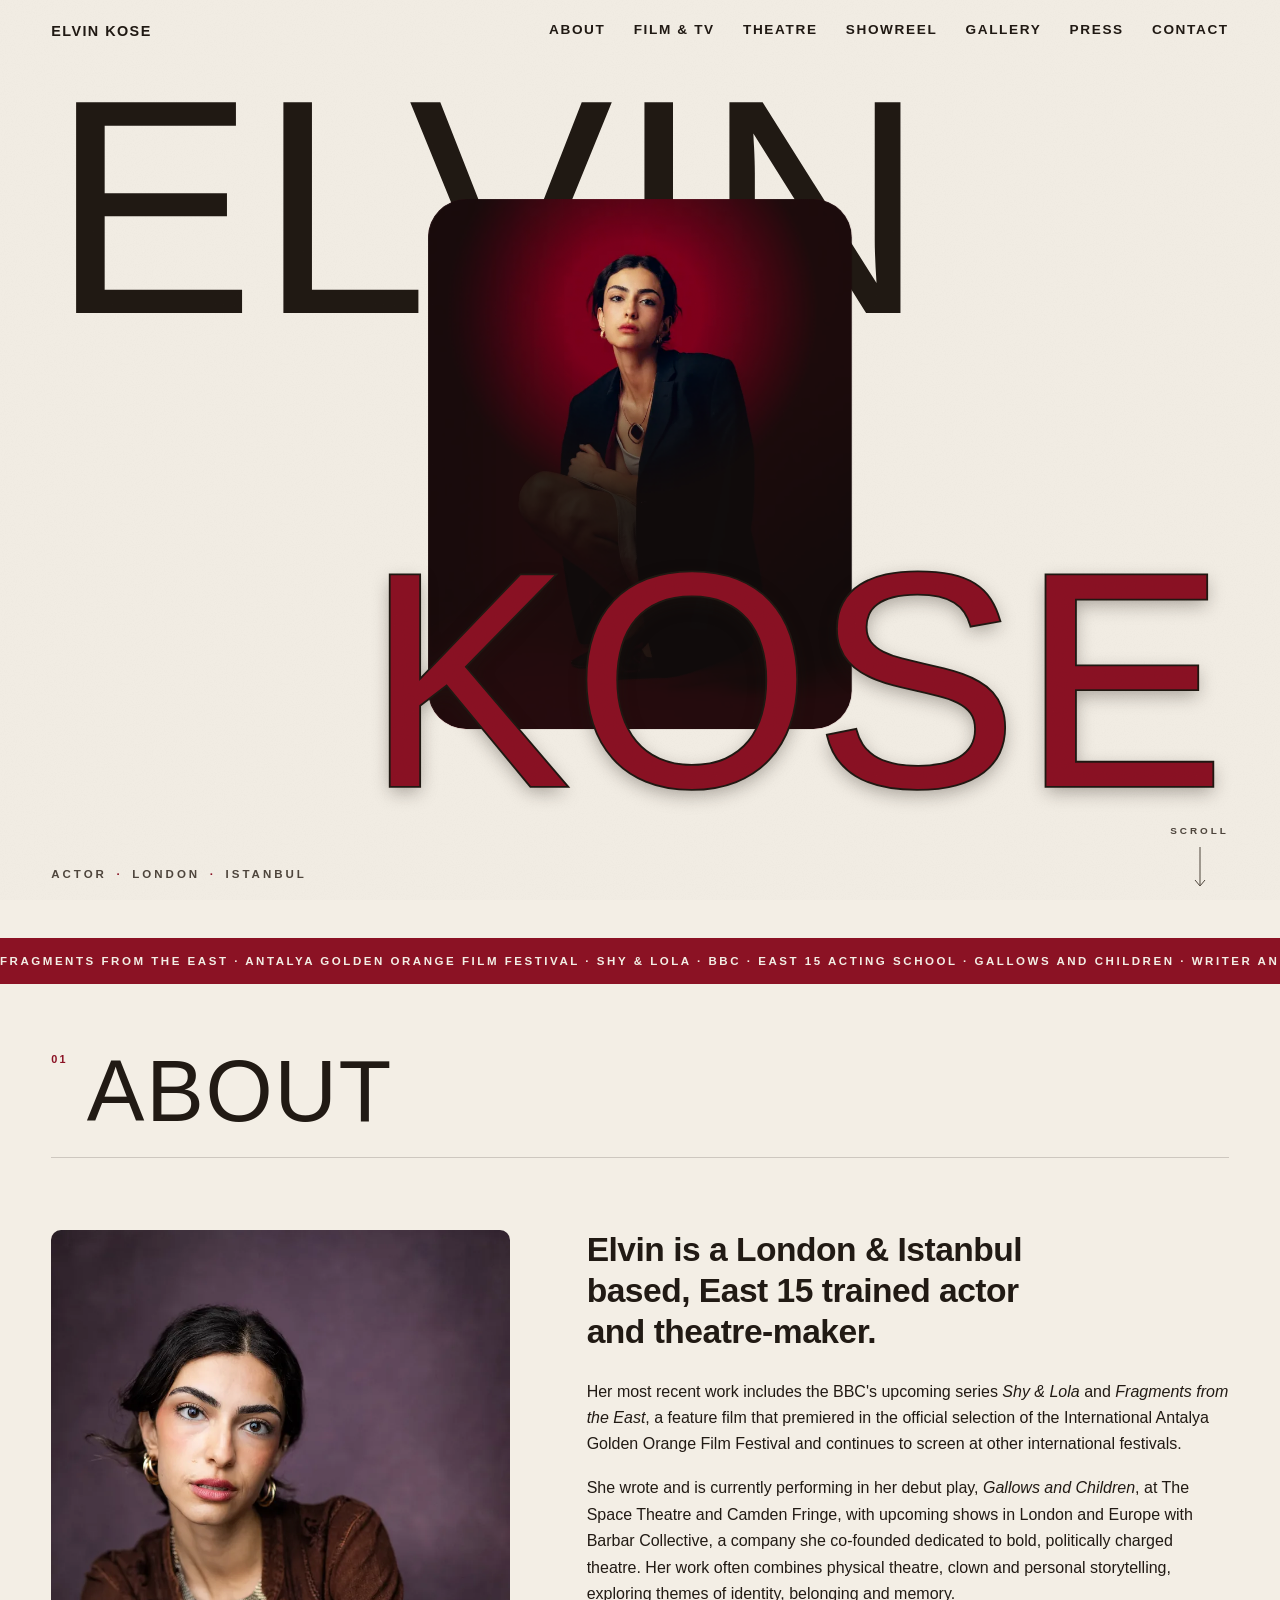
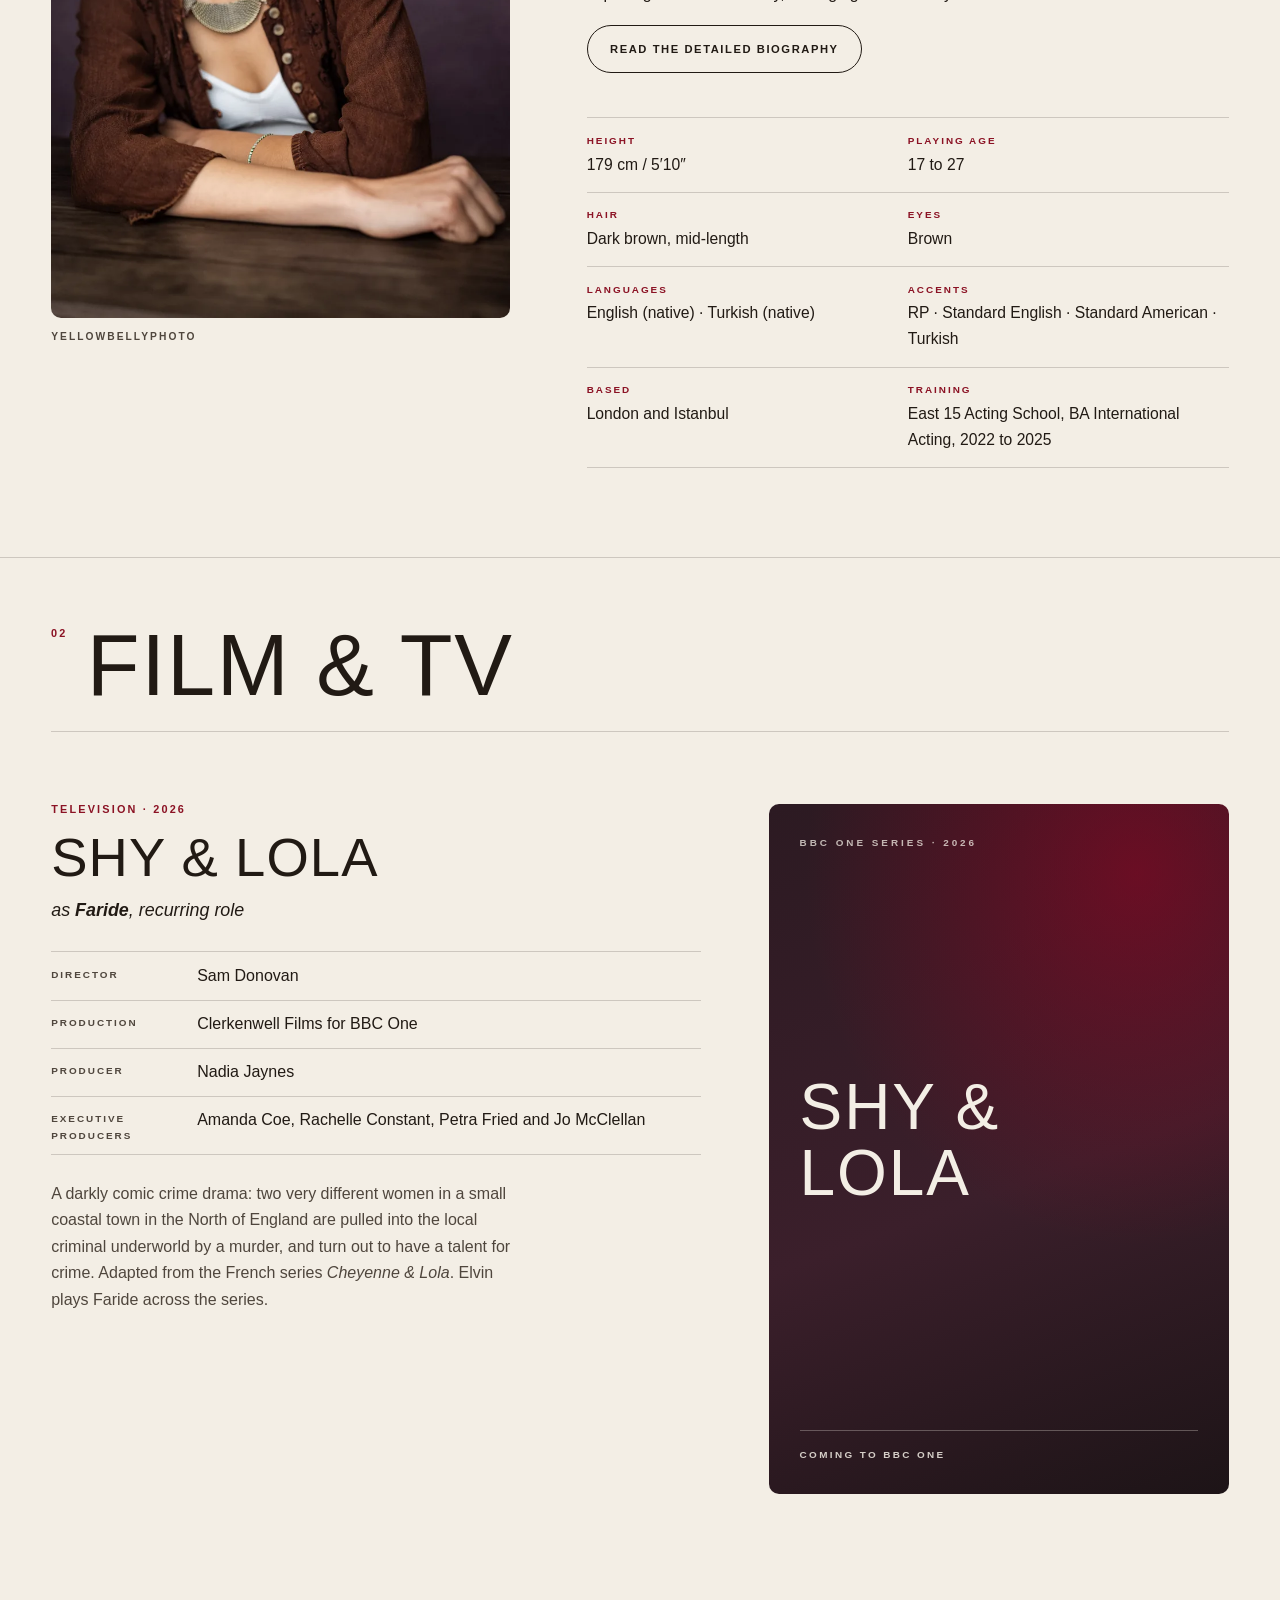
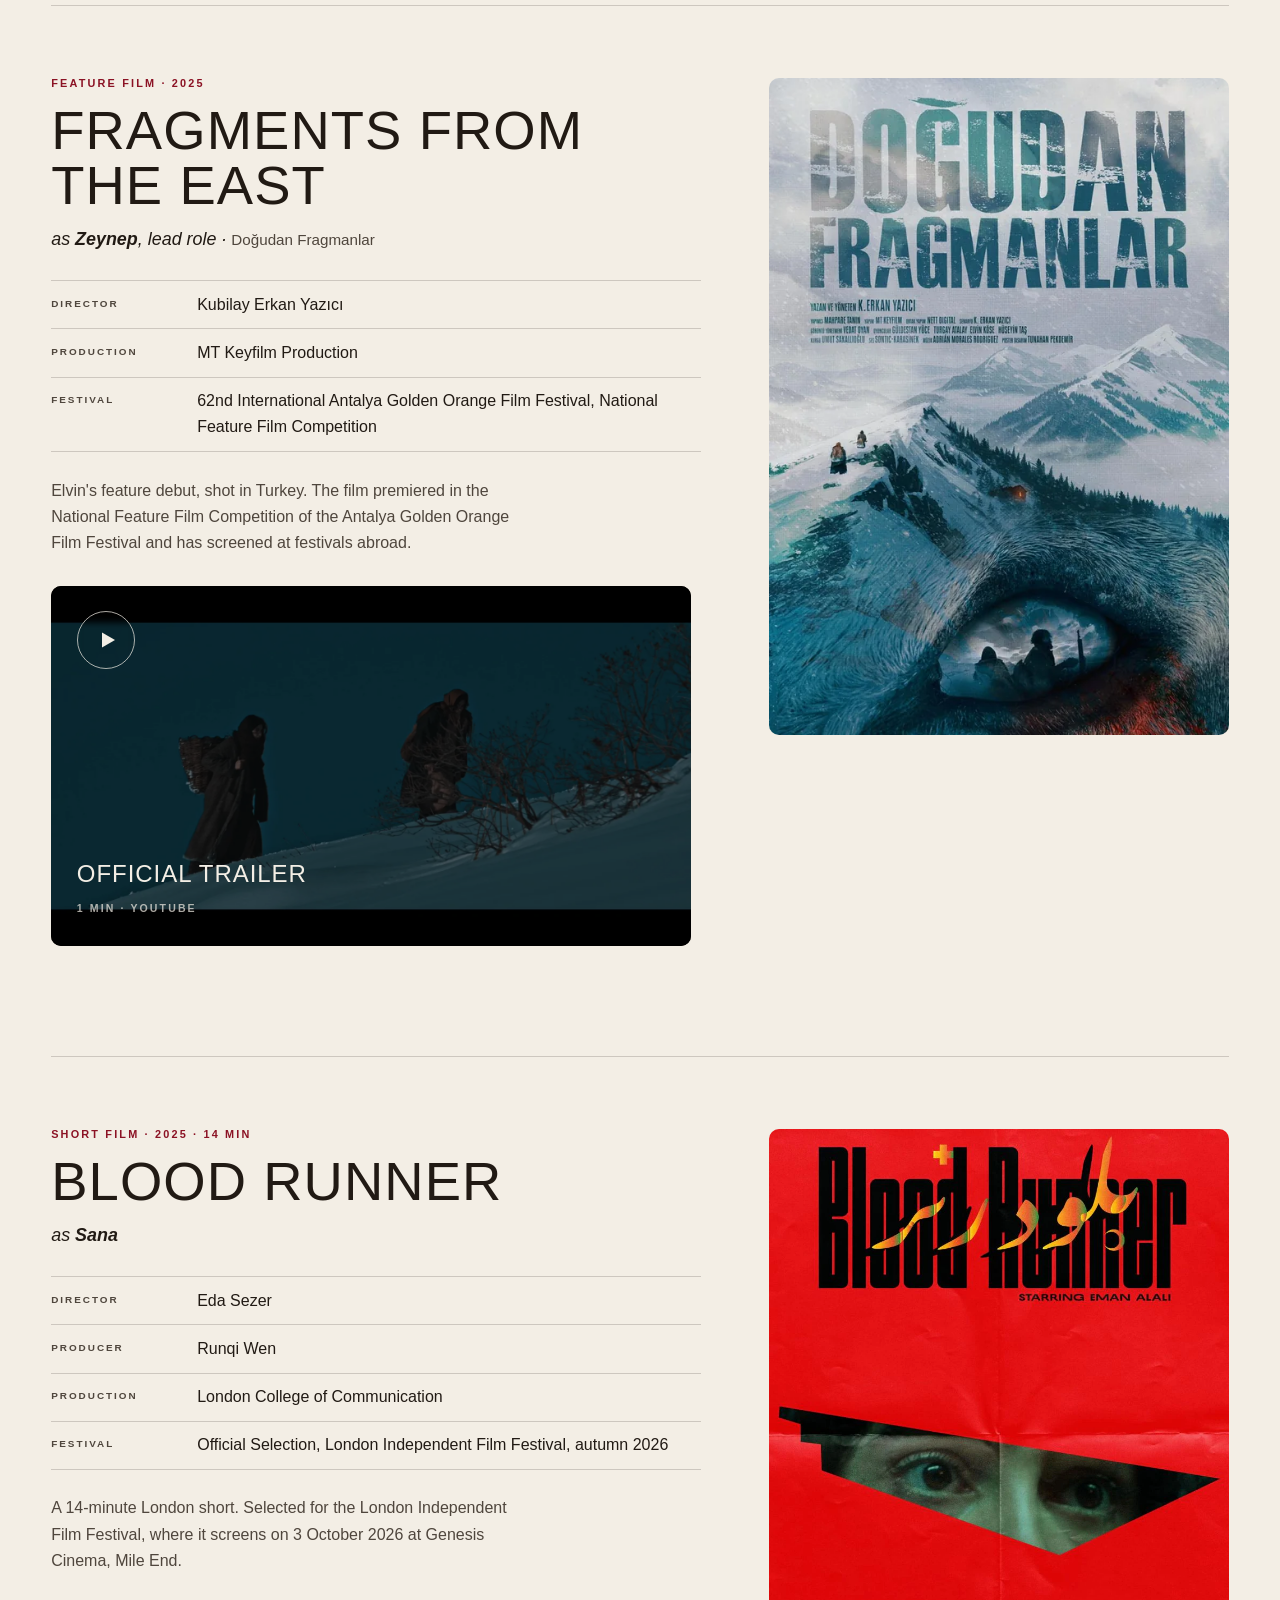
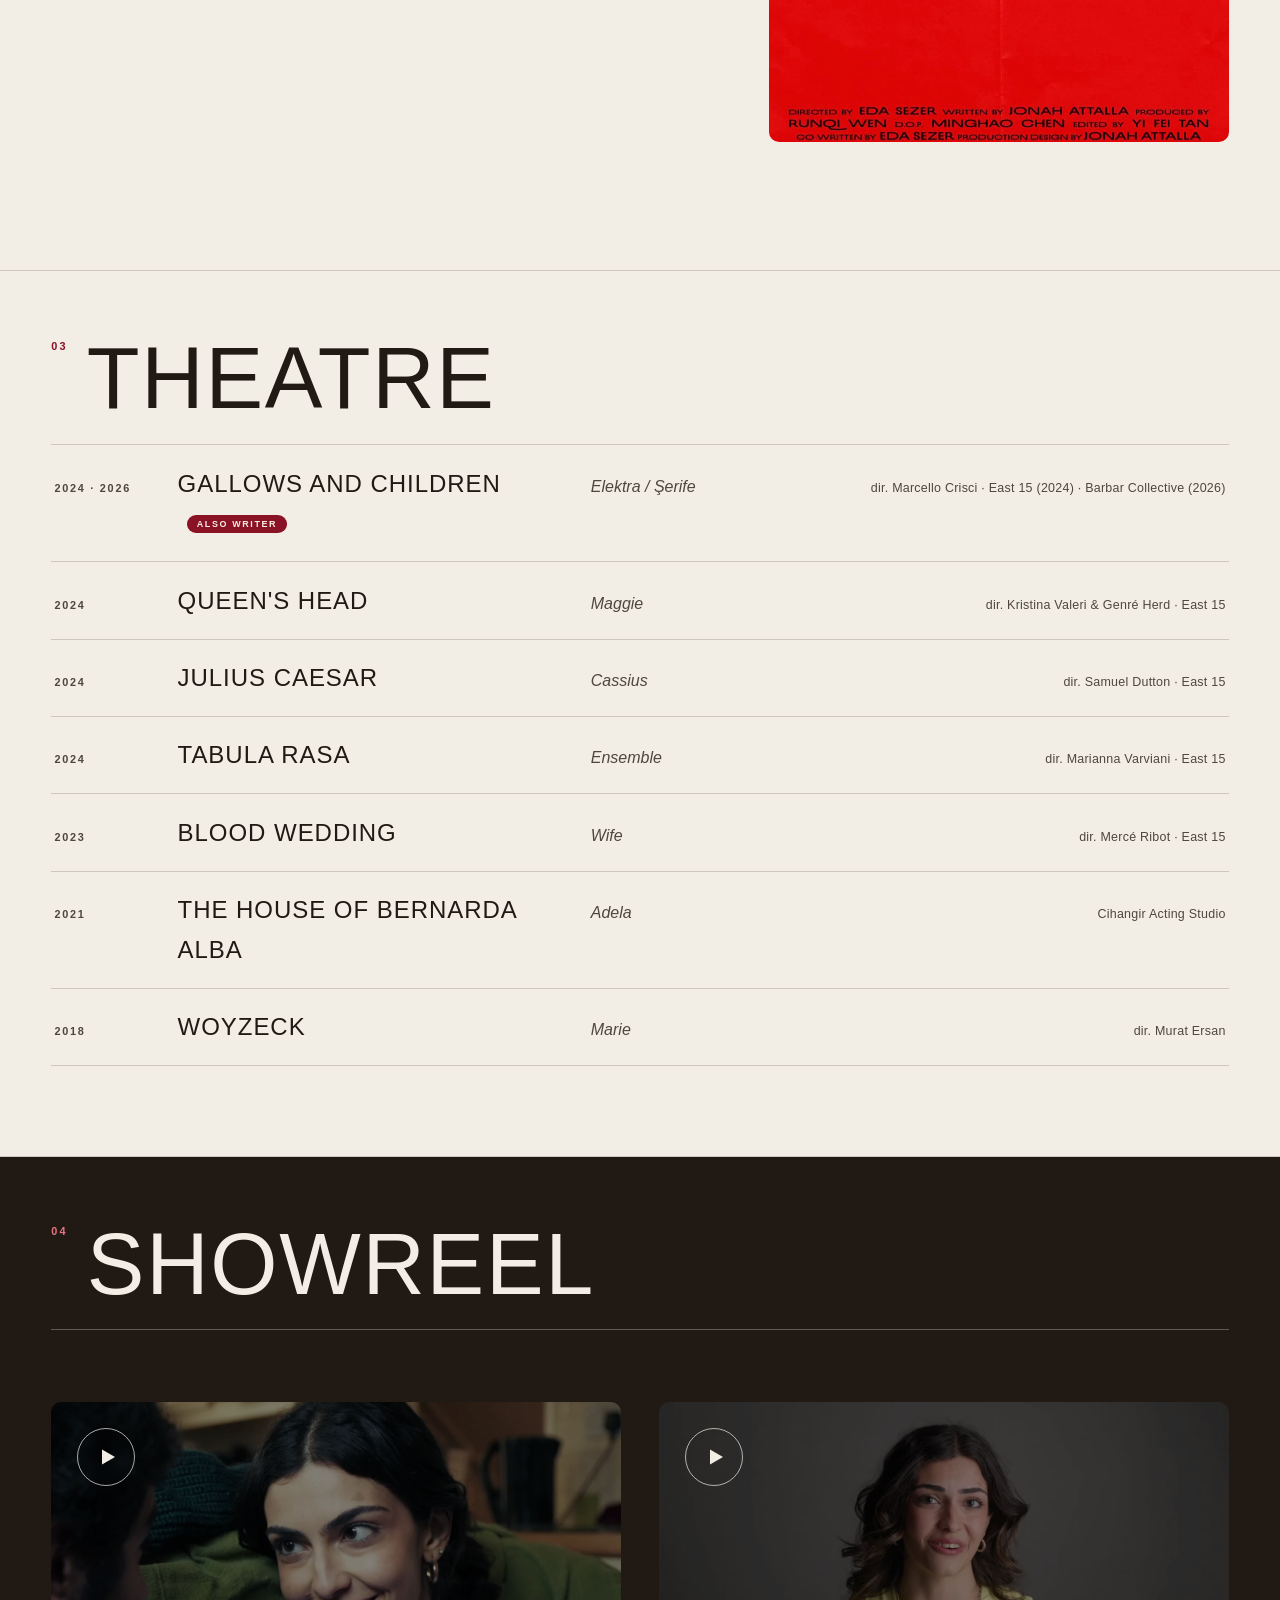
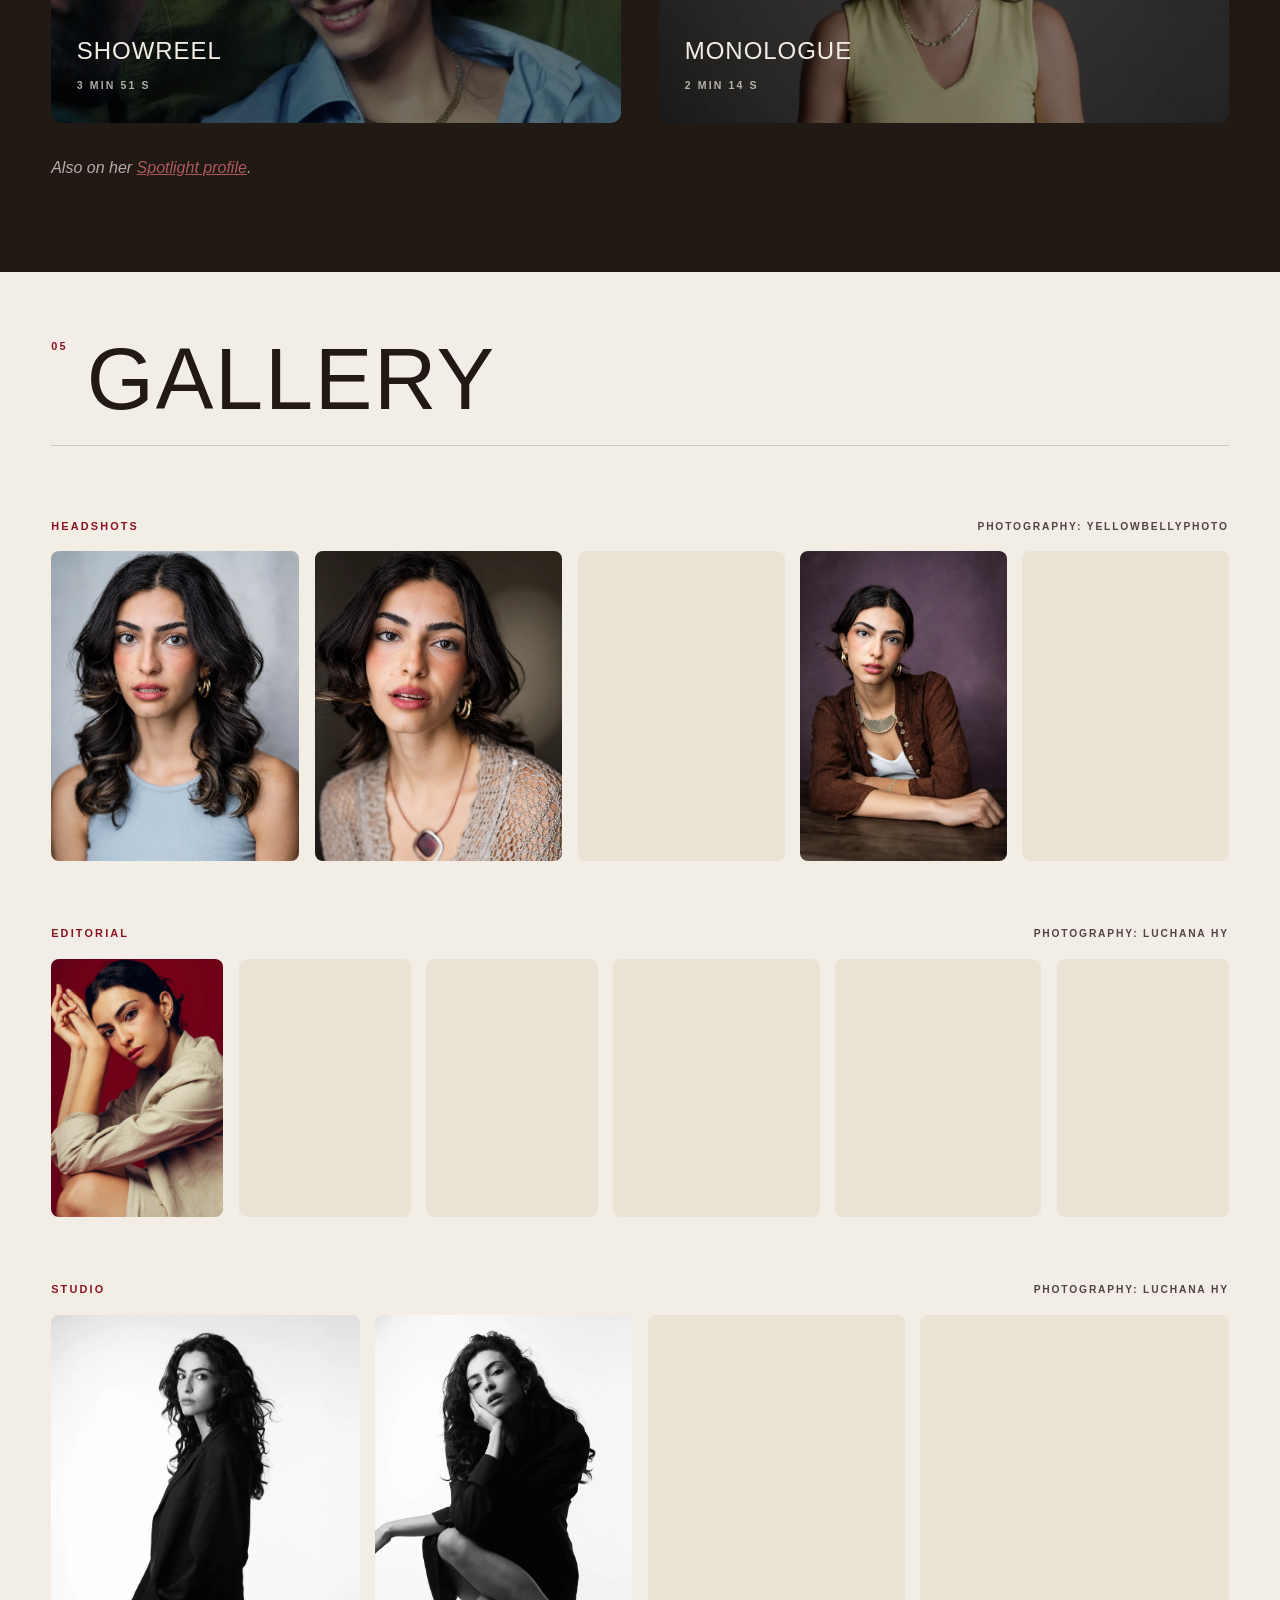
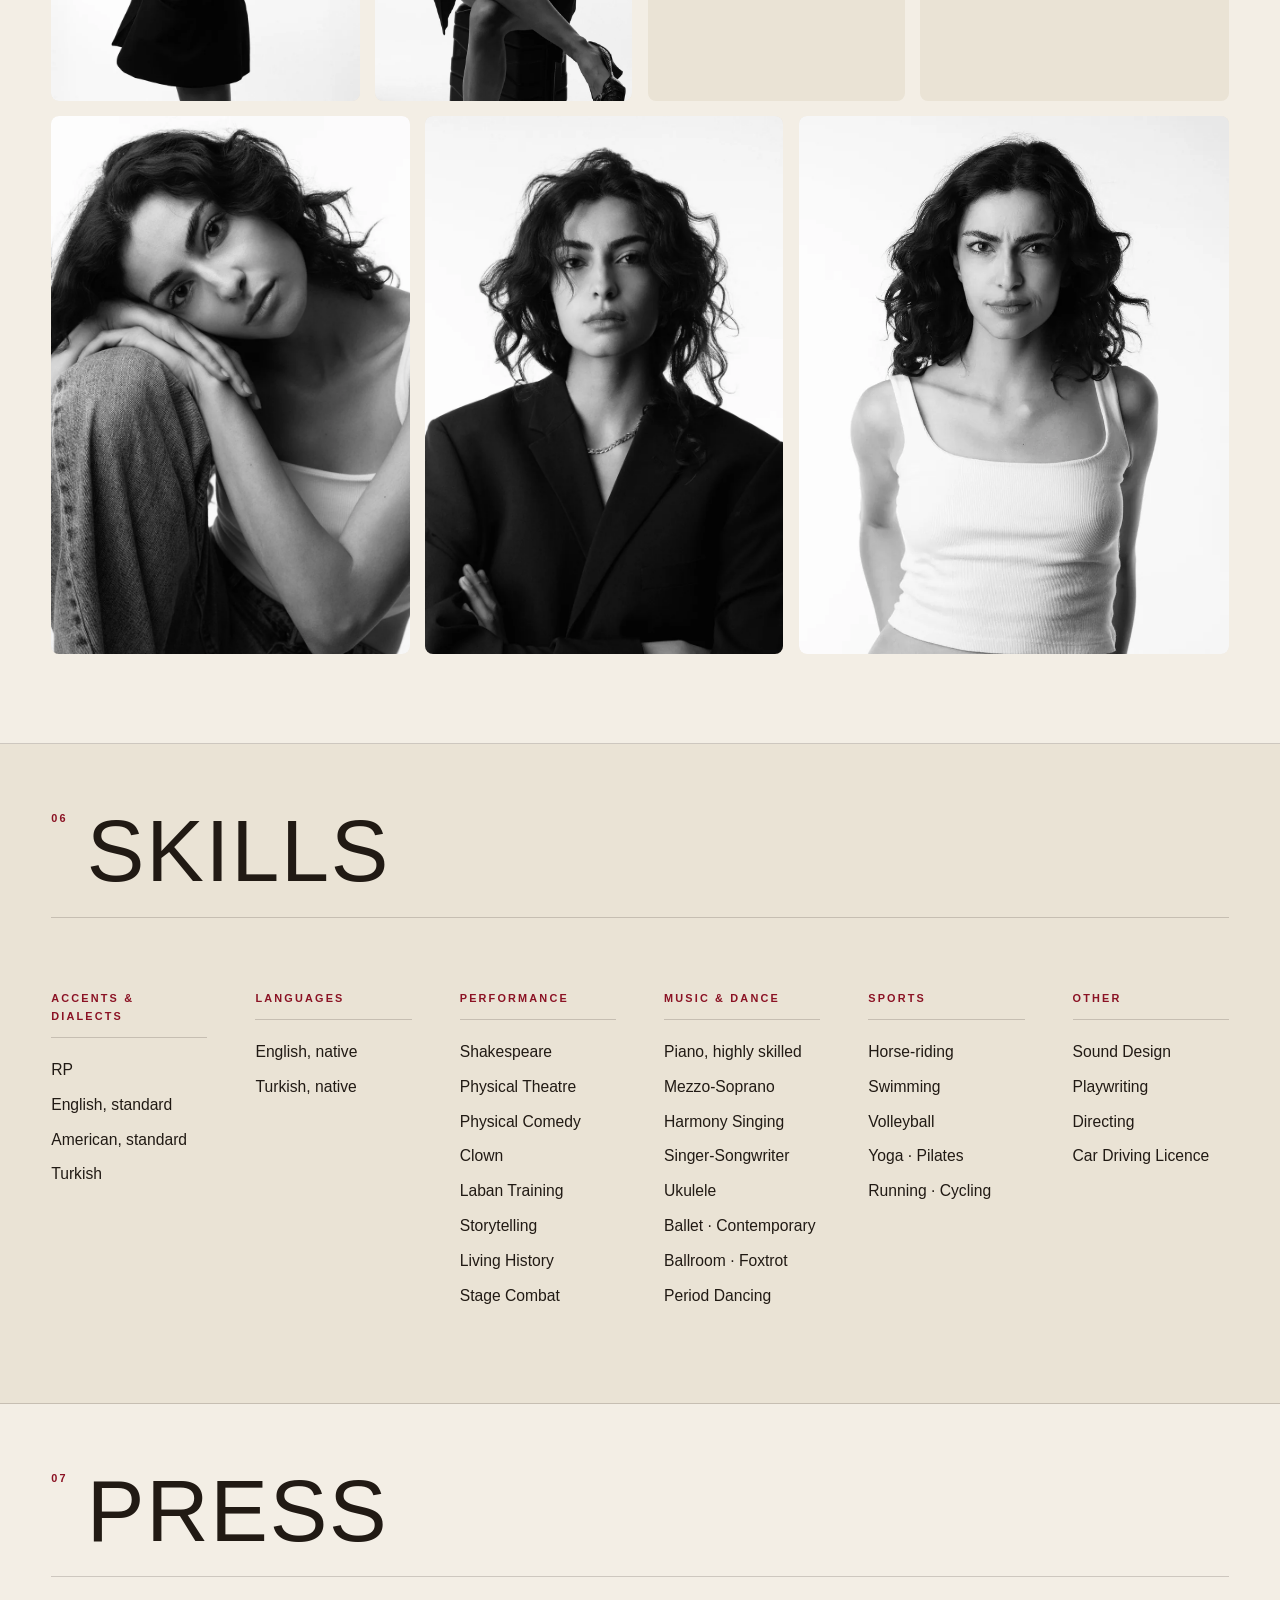
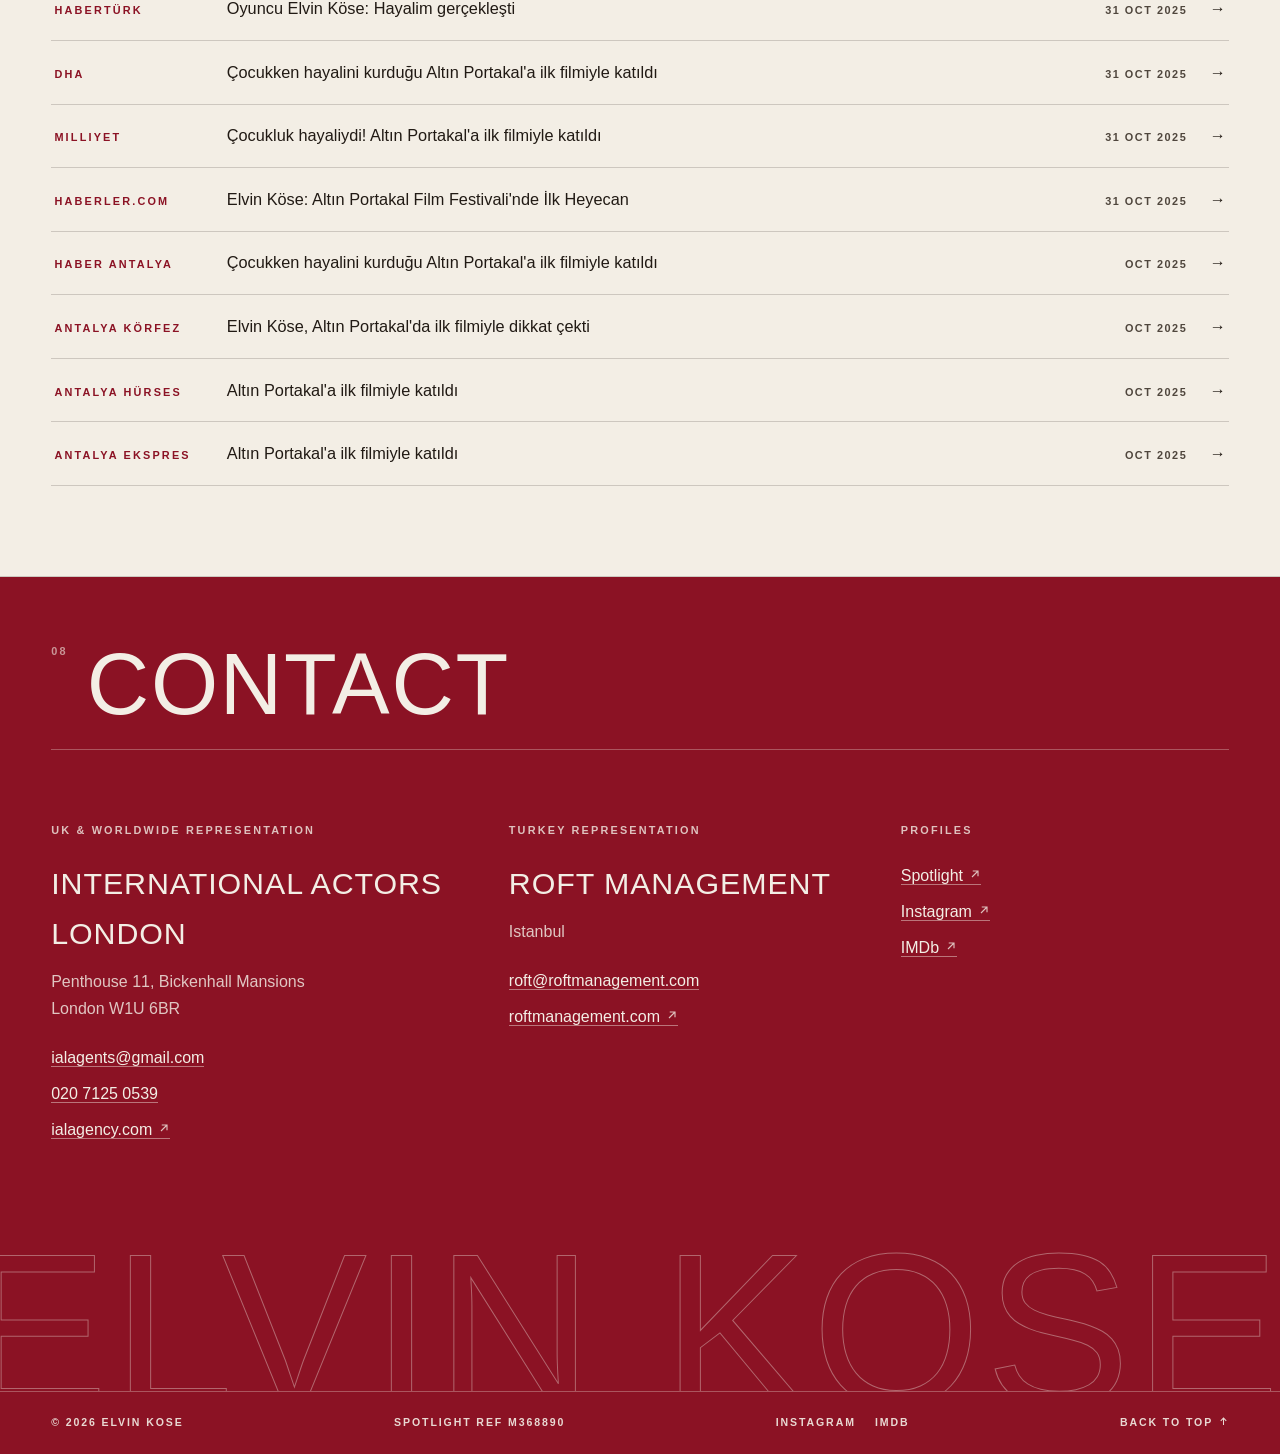
<file: index.html>
<!doctype html>
<html lang="en">
<head>
  <meta charset="utf-8" />
  <meta http-equiv="Content-Security-Policy" content="default-src 'self'; script-src 'self' 'sha256-CspXPNPiycg4gdHYjRA7dAKe+1JlKOKjGnk9tZrxL2o='; style-src 'self' 'unsafe-inline' https://fonts.googleapis.com; font-src 'self' https://fonts.gstatic.com; img-src 'self' data:; frame-src https://www.youtube-nocookie.com https://player.vimeo.com; object-src 'none'; base-uri 'self'; form-action 'none'" />
  <!-- Marks the page as script-driven so the scroll reveal may hide content; if the site script
       has not taken over once the page has been read, the mark comes off and everything shows -->
  <script>document.documentElement.classList.add("js");document.addEventListener("DOMContentLoaded",function(){if(!document.documentElement.classList.contains("reveal-ready"))document.documentElement.classList.remove("js")});</script>
  <meta name="viewport" content="width=device-width, initial-scale=1, viewport-fit=cover" />
  <meta name="theme-color" content="#f3eee5" />
  <title>Elvin Kose · Actor</title>
  <meta name="description" content="Elvin Kose is a London-based actor from Istanbul, a graduate of East 15 Acting School, working across film, television and theatre in the UK and Turkey." />
  <link rel="canonical" href="https://elvinkose.com/" />
  <meta property="og:url" content="https://elvinkose.com/" />
  <meta property="og:type" content="website" />
  <meta property="og:title" content="Elvin Kose · Actor" />
  <meta property="og:description" content="London-based actor from Istanbul. Film, television and theatre in the UK and Turkey." />
  <meta property="og:image" content="https://elvinkose.com/images/og/og-image.jpg" />
  <meta name="twitter:card" content="summary_large_image" />
  <meta name="twitter:title" content="Elvin Kose · Actor" />
  <meta name="twitter:description" content="London-based actor from Istanbul. Film, television and theatre in the UK and Turkey." />
  <meta name="twitter:image" content="https://elvinkose.com/images/og/og-image.jpg" />
  <link rel="icon" type="image/svg+xml" href="favicon.svg" />
  <link rel="preconnect" href="https://fonts.googleapis.com" />
  <link rel="preconnect" href="https://fonts.gstatic.com" crossorigin />
  <link href="https://fonts.googleapis.com/css2?family=Anton&family=Libre+Franklin:ital,wght@0,400..900;1,400..900&display=swap" rel="stylesheet" />
  <link rel="preload" as="image" href="images/hero/hero-1600.webp" imagesrcset="images/hero/hero-800.webp 800w, images/hero/hero-1600.webp 1600w, images/hero/hero-2000.webp 2000w" imagesizes="(max-width: 540px) 74vw, (max-width: 900px) 52vw, 560px" />
  <link rel="stylesheet" href="css/style.css?v=20260923l" />
</head>
<body data-hero="a">

  <!-- ===== Navigation ===== -->
  <header class="nav" id="nav">
    <a class="nav__brand" href="#top">Elvin&nbsp;Kose</a>
    <nav class="nav__links" id="navLinks" aria-label="Primary">
      <a href="#about">About</a>
      <a href="#film">Film &amp; TV</a>
      <a href="#theatre">Theatre</a>
      <a href="#showreel">Showreel</a>
      <a href="#gallery">Gallery</a>
      <a href="#press">Press</a>
      <a href="#contact">Contact</a>
    </nav>
    <button class="nav__burger" id="burger" aria-label="Open menu" aria-expanded="false" aria-controls="navLinks">
      <span></span><span></span>
    </button>
  </header>

  <main id="top">

    <!-- ===== Hero ===== -->
    <section class="hero">
      <div class="hero__stage" id="heroStage">
        <div class="hero__type hero__type--back" aria-hidden="true">
          <span class="hero__line hero__line--1">Elvin</span>
          <span class="hero__line hero__line--2">Kose</span>
        </div>
        <figure class="hero__card" id="heroCard">
          <img
            src="images/hero/hero-1600.webp"
            srcset="images/hero/hero-800.webp 800w, images/hero/hero-1600.webp 1600w, images/hero/hero-2000.webp 2000w"
            sizes="(max-width: 540px) 74vw, (max-width: 900px) 52vw, 560px"
            width="2000" height="2500"
            alt="Elvin Kose crouching in a black blazer against a red backdrop"
            fetchpriority="high" decoding="async" />
          <span class="hero__spot" aria-hidden="true"></span>
        </figure>
        <div class="hero__type hero__type--front" id="heroFront" aria-hidden="true">
          <span class="hero__line hero__line--1">Elvin</span>
          <span class="hero__line hero__line--2">Kose</span>
        </div>
      </div>
      <h1 class="visually-hidden">Elvin Kose, actor</h1>
      <p class="hero__sub">
        <span>Actor</span><span class="hero__dot">·</span><span>London</span><span class="hero__dot">·</span><span>Istanbul</span>
      </p>
      <a class="hero__scroll" href="#about">
        <span>Scroll</span>
        <svg width="12" height="40" viewBox="0 0 12 40" fill="none" aria-hidden="true"><path d="M6 0v38M1 33l5 6 5-6" stroke="currentColor" stroke-width="1"/></svg>
      </a>
    </section>

    <!-- ===== Marquee ===== -->
    <div class="marquee" aria-hidden="true">
      <div class="marquee__track">
        <span>Fragments from the East · Antalya Golden Orange Film Festival · Shy &amp; Lola · BBC · East 15 Acting School · Gallows and Children · writer and performer · Lighthouse · director ·&nbsp;</span>
        <span>Fragments from the East · Antalya Golden Orange Film Festival · Shy &amp; Lola · BBC · East 15 Acting School · Gallows and Children · writer and performer · Lighthouse · director ·&nbsp;</span>
      </div>
    </div>

    <!-- ===== About ===== -->
    <section class="section about" id="about">
      <div class="section__head reveal">
        <span class="section__num">01</span>
        <h2 class="section__title">About</h2>
      </div>
      <div class="about__grid">
        <figure class="about__portrait reveal">
          <img
            src="images/headshots/yb-04-800.webp"
            srcset="images/headshots/yb-04-800.webp 800w, images/headshots/yb-04-1600.webp 1600w"
            sizes="(max-width: 900px) 90vw, 38vw"
            width="1600" height="2400"
            alt="Elvin Kose, portrait in a brown cardigan against a plum backdrop"
            loading="lazy" decoding="async" />
          <figcaption>YellowBellyPhoto</figcaption>
        </figure>
        <div class="about__body">
          <p class="about__lede reveal">Elvin is a London &amp; Istanbul based, East&nbsp;15 trained actor and theatre-maker.</p>
          <p class="reveal">Her most recent work includes the BBC's upcoming series <em>Shy &amp; Lola</em> and <em>Fragments from the East</em>, a feature film that premiered in the official selection of the International Antalya Golden Orange Film Festival and continues to screen at other international festivals.</p>
          <p class="reveal">She wrote and is currently performing in her debut play, <em>Gallows and Children</em>, at The Space Theatre and Camden Fringe, with upcoming shows in London and Europe with Barbar Collective, a company she co-founded dedicated to bold, politically charged theatre. Her work often combines physical theatre, clown and personal storytelling, exploring themes of identity, belonging and memory.</p>
          <p class="about__more reveal"><a class="btn" href="bio.html">Read the detailed biography</a></p>

          <dl class="vitals reveal">
            <div><dt>Height</dt><dd>179 cm / 5′10″</dd></div>
            <div><dt>Playing age</dt><dd>17 to 27</dd></div>
            <div><dt>Hair</dt><dd>Dark brown, mid-length</dd></div>
            <div><dt>Eyes</dt><dd>Brown</dd></div>
            <div><dt>Languages</dt><dd>English (native) · Turkish (native)</dd></div>
            <div><dt>Accents</dt><dd>RP · Standard English · Standard American · Turkish</dd></div>
            <div><dt>Based</dt><dd>London and Istanbul</dd></div>
            <div><dt>Training</dt><dd>East 15 Acting School, BA International Acting, 2022 to 2025</dd></div>
          </dl>
        </div>
      </div>
    </section>

    <!-- ===== Film & TV ===== -->
    <section class="section film" id="film">
      <div class="section__head reveal">
        <span class="section__num">02</span>
        <h2 class="section__title">Film &amp; TV</h2>
      </div>

      <article class="film__card film__card--flip reveal">
        <div class="film__poster film__poster--type film__poster--tv">
          <div class="film__poster-inner">
            <span class="film__poster-kicker">BBC One series · 2026</span>
            <span class="film__poster-title">Shy &amp;<br/>Lola</span>
            <span class="film__poster-note">Coming to BBC One</span>
          </div>
        </div>
        <div class="film__info">
          <span class="film__year">Television · 2026</span>
          <h3 class="film__title">Shy &amp; Lola</h3>
          <p class="film__credit-line">as <strong>Faride</strong>, recurring role</p>
          <dl class="film__meta">
            <div><dt>Director</dt><dd>Sam Donovan</dd></div>
            <div><dt>Production</dt><dd>Clerkenwell Films for BBC One</dd></div>
            <div><dt>Producer</dt><dd>Nadia Jaynes</dd></div>
            <div><dt>Executive producers</dt><dd>Amanda Coe, Rachelle Constant, Petra Fried and Jo McClellan</dd></div>
          </dl>
          <p class="film__blurb">A darkly comic crime drama: two very different women in a small coastal town in the North of England are pulled into the local criminal underworld by a murder, and turn out to have a talent for crime. Adapted from the French series <em>Cheyenne &amp; Lola</em>. Elvin plays Faride across the series.</p>
        </div>
      </article>

      <article class="film__card film__card--flip reveal">
        <figure class="film__poster film__poster--7x10">
          <img
            src="images/posters/fragments-from-the-east-560.webp"
            srcset="images/posters/fragments-from-the-east-560.webp 560w, images/posters/fragments-from-the-east-1120.webp 1120w"
            sizes="(max-width: 900px) 80vw, 34vw"
            width="1120" height="1600"
            alt="Poster of Doğudan Fragmanlar, a snowbound mountain landscape"
            loading="lazy" decoding="async" />
        </figure>
        <div class="film__info">
          <span class="film__year">Feature film · 2025</span>
          <h3 class="film__title">Fragments from the East</h3>
          <p class="film__credit-line">as <strong>Zeynep</strong>, lead role · <span class="film__original">Doğudan Fragmanlar</span></p>
          <dl class="film__meta">
            <div><dt>Director</dt><dd>Kubilay Erkan Yazıcı</dd></div>
            <div><dt>Production</dt><dd>MT Keyfilm Production</dd></div>
            <div><dt>Festival</dt><dd>62nd International Antalya Golden Orange Film Festival, National Feature Film Competition</dd></div>
          </dl>
          <p class="film__blurb">Elvin's feature debut, shot in Turkey. The film premiered in the National Feature Film Competition of the Antalya Golden Orange Film Festival and has screened at festivals abroad.</p>
          <div class="film__trailer">
            <button class="tile tile--yt" type="button" data-yt="MBlwX2qjQfg" aria-label="Play the official trailer">
              <img class="tile__thumb" src="images/video-posters/fragments-reel-1600.webp" width="1600" height="844" alt="" loading="lazy" decoding="async" />
              <span class="tile__overlay">
                <span class="tile__play" aria-hidden="true"><svg viewBox="0 0 24 24" width="24" height="24" fill="currentColor"><path d="M7 4.5v15l13-7.5-13-7.5z"/></svg></span>
                <span class="tile__label"><strong>Official trailer</strong><span>1 min · YouTube</span></span>
              </span>
            </button>
          </div>
        </div>
      </article>

      <article class="film__card film__card--flip reveal">
        <figure class="film__poster film__poster--3x4">
          <img
            src="images/posters/blood-runner-858.webp"
            width="858" height="1152"
            alt="Poster of Blood Runner, red with folded paper texture"
            loading="lazy" decoding="async" />
        </figure>
        <div class="film__info">
          <span class="film__year">Short film · 2025 · 14 min</span>
          <h3 class="film__title">Blood Runner</h3>
          <p class="film__credit-line">as <strong>Sana</strong></p>
          <dl class="film__meta">
            <div><dt>Director</dt><dd>Eda Sezer</dd></div>
            <div><dt>Producer</dt><dd>Runqi Wen</dd></div>
            <div><dt>Production</dt><dd>London College of Communication</dd></div>
            <div><dt>Festival</dt><dd>Official Selection, London Independent Film Festival, autumn 2026</dd></div>
          </dl>
          <p class="film__blurb">A 14-minute London short. Selected for the London Independent Film Festival, where it screens on 3 October 2026 at Genesis Cinema, Mile End.</p>
        </div>
      </article>
    </section>

    <!-- ===== Theatre ===== -->
    <section class="section theatre" id="theatre">
      <div class="section__head reveal">
        <span class="section__num">03</span>
        <h2 class="section__title">Theatre</h2>
      </div>
      <ul class="theatre__list reveal">
        <li class="theatre__row" data-poster="images/posters/gallows-and-children-800.webp">
          <span class="theatre__year">2024 · 2026</span>
          <span class="theatre__title">Gallows and Children <em class="theatre__badge">also writer</em></span>
          <span class="theatre__role">Elektra / Şerife</span>
          <span class="theatre__dir">dir. Marcello Crisci · East 15 (2024) · Barbar Collective (2026)</span>
        </li>
        <li class="theatre__row" data-poster="images/posters/queens-head-800.webp">
          <span class="theatre__year">2024</span>
          <span class="theatre__title">Queen's Head</span>
          <span class="theatre__role">Maggie</span>
          <span class="theatre__dir">dir. Kristina Valeri &amp; Genré Herd · East 15</span>
        </li>
        <li class="theatre__row" data-poster="images/posters/julius-caesar-800.webp">
          <span class="theatre__year">2024</span>
          <span class="theatre__title">Julius Caesar</span>
          <span class="theatre__role">Cassius</span>
          <span class="theatre__dir">dir. Samuel Dutton · East 15</span>
        </li>
        <li class="theatre__row" data-poster="images/posters/tabula-rasa-830.webp">
          <span class="theatre__year">2024</span>
          <span class="theatre__title">Tabula Rasa</span>
          <span class="theatre__role">Ensemble</span>
          <span class="theatre__dir">dir. Marianna Varviani · East 15</span>
        </li>
        <li class="theatre__row">
          <span class="theatre__year">2023</span>
          <span class="theatre__title">Blood Wedding</span>
          <span class="theatre__role">Wife</span>
          <span class="theatre__dir">dir. Mercé Ribot · East 15</span>
        </li>
        <li class="theatre__row">
          <span class="theatre__year">2021</span>
          <span class="theatre__title">The House of Bernarda Alba</span>
          <span class="theatre__role">Adela</span>
          <span class="theatre__dir">Cihangir Acting Studio</span>
        </li>
        <li class="theatre__row">
          <span class="theatre__year">2018</span>
          <span class="theatre__title">Woyzeck</span>
          <span class="theatre__role">Marie</span>
          <span class="theatre__dir">dir. Murat Ersan</span>
        </li>
      </ul>
      <div class="theatre__preview" id="theatrePreview" aria-hidden="true"><img src="[data-uri]" alt="" /></div>
    </section>

    <!-- ===== Showreel ===== -->
    <section class="section showreel" id="showreel">
      <div class="section__head section__head--light reveal">
        <span class="section__num">04</span>
        <h2 class="section__title">Showreel</h2>
      </div>
      <div class="showreel__grid">
        <figure class="player reveal">
          <button class="tile tile--vimeo" type="button" data-vimeo="1229184730/b290e37d26" aria-label="Play the showreel">
            <img class="tile__thumb" src="images/video-posters/showreel-1600.webp" width="1600" height="900" alt="" loading="lazy" decoding="async" />
            <span class="tile__overlay">
              <span class="tile__play" aria-hidden="true"><svg viewBox="0 0 24 24" width="24" height="24" fill="currentColor"><path d="M7 4.5v15l13-7.5-13-7.5z"/></svg></span>
              <span class="tile__label"><strong>Showreel</strong><span>3 min 51 s</span></span>
            </span>
          </button>
        </figure>
        <figure class="player reveal">
          <button class="tile tile--vimeo" type="button" data-vimeo="1229184732/514cc2f778" aria-label="Play the monologue">
            <img class="tile__thumb" src="images/video-posters/monologue-1600.webp" width="1600" height="900" alt="" loading="lazy" decoding="async" />
            <span class="tile__overlay">
              <span class="tile__play" aria-hidden="true"><svg viewBox="0 0 24 24" width="24" height="24" fill="currentColor"><path d="M7 4.5v15l13-7.5-13-7.5z"/></svg></span>
              <span class="tile__label"><strong>Monologue</strong><span>2 min 14 s</span></span>
            </span>
          </button>
        </figure>
      </div>
      <p class="showreel__note reveal">Also on her <a href="https://app.spotlight.com/6378-8949-8542" target="_blank" rel="noopener">Spotlight profile</a>.</p>
    </section>

    <!-- ===== Gallery ===== -->
    <section class="section gallery" id="gallery">
      <div class="section__head reveal">
        <span class="section__num">05</span>
        <h2 class="section__title">Gallery</h2>
      </div>

      <div class="g-block reveal">
        <div class="g-block__head">
          <h3 class="g-block__label">Headshots</h3>
          <span class="g-block__credit">Photography: YellowBellyPhoto</span>
        </div>
        <div class="g-row">
          <button class="g-item" type="button" style="--r: 0.8" data-full="images/headshots/yb-01-full.webp"><img src="images/headshots/yb-01-800.webp" srcset="images/headshots/yb-01-800.webp 800w, images/headshots/yb-01-1600.webp 1600w" sizes="(max-width: 700px) 46vw, 22vw" width="1600" height="2000" alt="Elvin Kose, headshot by YellowBellyPhoto, grey-blue top" loading="lazy" decoding="async" /></button>
          <button class="g-item" type="button" style="--r: 0.8" data-full="images/headshots/yb-02-full.webp"><img src="images/headshots/yb-02-800.webp" srcset="images/headshots/yb-02-800.webp 800w, images/headshots/yb-02-1600.webp 1600w" sizes="(max-width: 700px) 46vw, 22vw" width="1600" height="2000" alt="Elvin Kose, headshot by YellowBellyPhoto, knit cardigan" loading="lazy" decoding="async" /></button>
          <button class="g-item" type="button" style="--r: 0.667" data-full="images/headshots/yb-03-full.webp"><img src="images/headshots/yb-03-800.webp" srcset="images/headshots/yb-03-800.webp 800w, images/headshots/yb-03-1600.webp 1600w" sizes="(max-width: 700px) 46vw, 18vw" width="1600" height="2400" alt="Elvin Kose, headshot by YellowBellyPhoto, smiling, sage backdrop" loading="lazy" decoding="async" /></button>
          <button class="g-item" type="button" style="--r: 0.667" data-full="images/headshots/yb-04-full.webp"><img src="images/headshots/yb-04-800.webp" srcset="images/headshots/yb-04-800.webp 800w, images/headshots/yb-04-1600.webp 1600w" sizes="(max-width: 700px) 46vw, 18vw" width="1600" height="2400" alt="Elvin Kose, headshot by YellowBellyPhoto, plum backdrop" loading="lazy" decoding="async" /></button>
          <button class="g-item" type="button" style="--r: 0.667" data-full="images/headshots/yb-05-full.webp"><img src="images/headshots/yb-05-800.webp" srcset="images/headshots/yb-05-800.webp 800w, images/headshots/yb-05-1600.webp 1600w" sizes="(max-width: 700px) 92vw, 18vw" width="1600" height="2400" alt="Elvin Kose, headshot by YellowBellyPhoto, lime top" loading="lazy" decoding="async" /></button>
        </div>
      </div>

      <div class="g-block reveal">
        <div class="g-block__head">
          <h3 class="g-block__label">Editorial</h3>
          <span class="g-block__credit">Photography: Luchana Hy</span>
        </div>
        <div class="g-row">
          <button class="g-item" type="button" style="--r: 0.667" data-full="images/editorial/red-01-full.webp"><img src="images/editorial/red-01-800.webp" srcset="images/editorial/red-01-800.webp 800w, images/editorial/red-01-1600.webp 1600w" sizes="(max-width: 700px) 46vw, 18vw" width="1600" height="2400" alt="Elvin Kose, editorial portrait on a red backdrop, hands raised" loading="lazy" decoding="async" /></button>
          <button class="g-item" type="button" style="--r: 0.667" data-full="images/editorial/red-02-full.webp"><img src="images/editorial/red-02-800.webp" srcset="images/editorial/red-02-800.webp 800w, images/editorial/red-02-1440.webp 1440w" sizes="(max-width: 700px) 46vw, 16vw" width="1440" height="2160" alt="Elvin Kose, editorial portrait on a red backdrop, in profile with a hand at her chin" loading="lazy" decoding="async" /></button>
          <button class="g-item" type="button" style="--r: 0.667" data-full="images/editorial/red-03-full.webp"><img src="images/editorial/red-03-800.webp" srcset="images/editorial/red-03-800.webp 800w, images/editorial/red-03-1600.webp 1600w" sizes="(max-width: 700px) 46vw, 18vw" width="1600" height="2400" alt="Elvin Kose, editorial portrait on a red backdrop, reclining in a linen jacket" loading="lazy" decoding="async" /></button>
          <button class="g-item" type="button" style="--r: 0.8" data-full="images/editorial/red-04-full.webp"><img src="images/editorial/red-04-800.webp" srcset="images/editorial/red-04-800.webp 800w, images/editorial/red-04-1600.webp 1600w" sizes="(max-width: 700px) 46vw, 22vw" width="1600" height="2000" alt="Elvin Kose, editorial portrait on a red backdrop, hands on hips" loading="lazy" decoding="async" /></button>
          <button class="g-item" type="button" style="--r: 0.8" data-full="images/editorial/red-05-full.webp"><img src="images/editorial/red-05-800.webp" srcset="images/editorial/red-05-800.webp 800w, images/editorial/red-05-1600.webp 1600w" sizes="(max-width: 700px) 46vw, 22vw" width="1600" height="2000" alt="Elvin Kose, editorial portrait on a red backdrop, jacket off one shoulder" loading="lazy" decoding="async" /></button>
          <button class="g-item" type="button" style="--r: 0.667" data-full="images/editorial/red-06-full.webp"><img src="images/editorial/red-06-800.webp" srcset="images/editorial/red-06-800.webp 800w, images/editorial/red-06-1440.webp 1440w" sizes="(max-width: 700px) 46vw, 18vw" width="1440" height="2161" alt="Elvin Kose, editorial portrait on a red backdrop, arms folded, looking away" loading="lazy" decoding="async" /></button>
        </div>
      </div>

      <div class="g-block reveal">
        <div class="g-block__head">
          <h3 class="g-block__label">Studio</h3>
          <span class="g-block__credit">Photography: Luchana Hy</span>
        </div>
        <div class="g-row">
          <button class="g-item" type="button" style="--r: 0.8" data-full="images/editorial/mono-01-full.webp"><img src="images/editorial/mono-01-800.webp" srcset="images/editorial/mono-01-800.webp 800w, images/editorial/mono-01-1600.webp 1600w" sizes="(max-width: 700px) 46vw, 26vw" width="1600" height="2000" alt="Elvin Kose, black and white studio portrait in a black blazer, side view" loading="lazy" decoding="async" /></button>
          <button class="g-item" type="button" style="--r: 0.667" data-full="images/editorial/mono-02-full.webp"><img src="images/editorial/mono-02-800.webp" srcset="images/editorial/mono-02-800.webp 800w, images/editorial/mono-02-1600.webp 1600w" sizes="(max-width: 700px) 46vw, 22vw" width="1600" height="2400" alt="Elvin Kose, black and white studio portrait, seated with heels" loading="lazy" decoding="async" /></button>
          <button class="g-item" type="button" style="--r: 0.667" data-full="images/editorial/mono-03-full.webp"><img src="images/editorial/mono-03-800.webp" srcset="images/editorial/mono-03-800.webp 800w, images/editorial/mono-03-1600.webp 1600w" sizes="(max-width: 700px) 46vw, 22vw" width="1600" height="2400" alt="Elvin Kose, black and white studio portrait, chin on hand" loading="lazy" decoding="async" /></button>
          <button class="g-item" type="button" style="--r: 0.8" data-full="images/editorial/mono-04-full.webp"><img src="images/editorial/mono-04-800.webp" srcset="images/editorial/mono-04-800.webp 800w, images/editorial/mono-04-1600.webp 1600w" sizes="(max-width: 700px) 46vw, 26vw" width="1600" height="2000" alt="Elvin Kose, black and white studio portrait, jacket held over the shoulder" loading="lazy" decoding="async" /></button>
        </div>
        <div class="g-row">
          <button class="g-item" type="button" style="--r: 0.667" data-full="images/editorial/mono-05-full.webp"><img src="images/editorial/mono-05-800.webp" srcset="images/editorial/mono-05-800.webp 800w, images/editorial/mono-05-1600.webp 1600w" sizes="(max-width: 700px) 46vw, 30vw" width="1600" height="2400" alt="Elvin Kose, black and white studio portrait, head resting on her knee" loading="lazy" decoding="async" /></button>
          <button class="g-item" type="button" style="--r: 0.667" data-full="images/editorial/mono-06-full.webp"><img src="images/editorial/mono-06-800.webp" srcset="images/editorial/mono-06-800.webp 800w, images/editorial/mono-06-1600.webp 1600w" sizes="(max-width: 700px) 46vw, 30vw" width="1600" height="2397" alt="Elvin Kose, black and white studio portrait in a black blazer, facing the camera" loading="lazy" decoding="async" /></button>
          <button class="g-item" type="button" style="--r: 0.8" data-full="images/editorial/mono-07-full.webp"><img src="images/editorial/mono-07-800.webp" srcset="images/editorial/mono-07-800.webp 800w, images/editorial/mono-07-1600.webp 1600w" sizes="(max-width: 700px) 92vw, 36vw" width="1600" height="2000" alt="Elvin Kose, black and white studio portrait in a white vest" loading="lazy" decoding="async" /></button>
        </div>
      </div>

    </section>


    <!-- ===== Skills ===== -->
    <section class="section skills" id="skills">
      <div class="section__head reveal">
        <span class="section__num">06</span>
        <h2 class="section__title">Skills</h2>
      </div>
        <div class="skills__grid reveal">
        <div class="skills__col">
          <h3>Accents &amp; Dialects</h3>
          <ul><li>RP</li><li>English, standard</li><li>American, standard</li><li>Turkish</li></ul>
        </div>
        <div class="skills__col">
          <h3>Languages</h3>
          <ul><li>English, native</li><li>Turkish, native</li></ul>
        </div>
        <div class="skills__col">
          <h3>Performance</h3>
          <ul><li>Shakespeare</li><li>Physical Theatre</li><li>Physical Comedy</li><li>Clown</li><li>Laban Training</li><li>Storytelling</li><li>Living History</li><li>Stage Combat</li></ul>
        </div>
        <div class="skills__col">
          <h3>Music &amp; Dance</h3>
          <ul><li>Piano, highly skilled</li><li>Mezzo-Soprano</li><li>Harmony Singing</li><li>Singer-Songwriter</li><li>Ukulele</li><li>Ballet · Contemporary</li><li>Ballroom · Foxtrot</li><li>Period Dancing</li></ul>
        </div>
        <div class="skills__col">
          <h3>Sports</h3>
          <ul><li>Horse-riding</li><li>Swimming</li><li>Volleyball</li><li>Yoga · Pilates</li><li>Running · Cycling</li></ul>
        </div>
        <div class="skills__col">
          <h3>Other</h3>
          <ul><li>Sound Design</li><li>Playwriting</li><li>Directing</li><li>Car Driving Licence</li></ul>
        </div>
      </div>
    </section>

    <!-- ===== Press ===== -->
    <section class="section press" id="press">
      <div class="section__head reveal">
        <span class="section__num">07</span>
        <h2 class="section__title">Press</h2>
      </div>
      <ul class="press__list reveal">
        <li><a href="https://www.haberturk.com/oyuncu-elvin-kose-hayalim-gerceklesti-magazin-haberleri-3834168-magazin" target="_blank" rel="noopener"><span class="press__source">Habertürk</span><span class="press__headline" lang="tr">Oyuncu Elvin Köse: Hayalim gerçekleşti</span><span class="press__date">31 Oct 2025</span><span class="press__arrow" aria-hidden="true">→</span></a></li>
        <li><a href="https://www.dha.com.tr/foto-galeri/cocukken-hayalini-kurdugu-altin-portakala-ilk-filmiyle-katildi-2749396" target="_blank" rel="noopener"><span class="press__source">DHA</span><span class="press__headline" lang="tr">Çocukken hayalini kurduğu Altın Portakal'a ilk filmiyle katıldı</span><span class="press__date">31 Oct 2025</span><span class="press__arrow" aria-hidden="true">→</span></a></li>
        <li><a href="https://www.milliyet.com.tr/magazin/cocukluk-hayaliydi-altin-portakala-ilk-filmiyle-katildi-7474471" target="_blank" rel="noopener"><span class="press__source">Milliyet</span><span class="press__headline" lang="tr">Çocukluk hayaliydi! Altın Portakal'a ilk filmiyle katıldı</span><span class="press__date">31 Oct 2025</span><span class="press__arrow" aria-hidden="true">→</span></a></li>
        <li><a href="https://www.haberler.com/kultur-sanat/elvin-kose-altin-portakal-film-festivali-nde-ilk-heyecan-19204263-haberi/" target="_blank" rel="noopener"><span class="press__source">Haberler.com</span><span class="press__headline" lang="tr">Elvin Köse: Altın Portakal Film Festivali'nde İlk Heyecan</span><span class="press__date">31 Oct 2025</span><span class="press__arrow" aria-hidden="true">→</span></a></li>
        <li><a href="https://www.haberantalya.com/cocukken-hayalini-kurdugu-altin-portakala-ilk-filmiyle-katildi/522893" target="_blank" rel="noopener"><span class="press__source">Haber Antalya</span><span class="press__headline" lang="tr">Çocukken hayalini kurduğu Altın Portakal'a ilk filmiyle katıldı</span><span class="press__date">Oct 2025</span><span class="press__arrow" aria-hidden="true">→</span></a></li>
        <li><a href="https://www.antalyakorfez.com/elvin-kose-altin-portakalda-ilk-filmiyle-dikkat-cekti" target="_blank" rel="noopener"><span class="press__source">Antalya Körfez</span><span class="press__headline" lang="tr">Elvin Köse, Altın Portakal'da ilk filmiyle dikkat çekti</span><span class="press__date">Oct 2025</span><span class="press__arrow" aria-hidden="true">→</span></a></li>
        <li><a href="https://www.antalyahurses.com/cocukken-hayalini-kurdugu-altin-portakala-ilk-filmiyle-katildi/541910" target="_blank" rel="noopener"><span class="press__source">Antalya Hürses</span><span class="press__headline" lang="tr">Altın Portakal'a ilk filmiyle katıldı</span><span class="press__date">Oct 2025</span><span class="press__arrow" aria-hidden="true">→</span></a></li>
        <li><a href="https://www.antalyaekspres.com.tr/altin-portakala-ilk-filmiyle-katildi" target="_blank" rel="noopener"><span class="press__source">Antalya Ekspres</span><span class="press__headline" lang="tr">Altın Portakal'a ilk filmiyle katıldı</span><span class="press__date">Oct 2025</span><span class="press__arrow" aria-hidden="true">→</span></a></li>
      </ul>
    </section>

    <!-- ===== Contact ===== -->
    <section class="section contact" id="contact">
      <div class="section__head reveal">
        <span class="section__num">08</span>
        <h2 class="section__title">Contact</h2>
      </div>
      <div class="contact__grid">
        <div class="contact__block reveal">
          <h3>UK &amp; Worldwide Representation</h3>
          <p class="contact__agency">International Actors London</p>
          <address>
            Penthouse 11, Bickenhall Mansions<br/>
            London W1U 6BR
          </address>
          <ul class="contact__links">
            <li><a href="mailto:ialagents@gmail.com">ialagents@gmail.com</a></li>
            <li><a href="tel:+442071250539">020 7125 0539</a></li>
            <li><a href="https://www.ialagency.com" target="_blank" rel="noopener">ialagency.com <svg class="ext" viewBox="0 0 16 16" width="12" height="12" fill="none" aria-hidden="true"><path d="M4 12 12 4M5 4h7v7" stroke="currentColor" stroke-width="1.5"/></svg></a></li>
          </ul>
        </div>
        <div class="contact__block reveal">
          <h3>Turkey Representation</h3>
          <p class="contact__agency">ROFT Management</p>
          <address>Istanbul</address>
          <ul class="contact__links">
            <li><a href="mailto:roft@roftmanagement.com">roft@roftmanagement.com</a></li>
            <li><a href="https://roftmanagement.com/" target="_blank" rel="noopener">roftmanagement.com <svg class="ext" viewBox="0 0 16 16" width="12" height="12" fill="none" aria-hidden="true"><path d="M4 12 12 4M5 4h7v7" stroke="currentColor" stroke-width="1.5"/></svg></a></li>
          </ul>
        </div>
        <div class="contact__block reveal">
          <h3>Profiles</h3>
          <ul class="contact__links">
            <li><a href="https://app.spotlight.com/6378-8949-8542" target="_blank" rel="noopener">Spotlight <svg class="ext" viewBox="0 0 16 16" width="12" height="12" fill="none" aria-hidden="true"><path d="M4 12 12 4M5 4h7v7" stroke="currentColor" stroke-width="1.5"/></svg></a></li>
            <li><a href="https://www.instagram.com/elvinkosee/" target="_blank" rel="noopener">Instagram <svg class="ext" viewBox="0 0 16 16" width="12" height="12" fill="none" aria-hidden="true"><path d="M4 12 12 4M5 4h7v7" stroke="currentColor" stroke-width="1.5"/></svg></a></li>
            <li><a href="https://www.imdb.com/name/nm16775048/" target="_blank" rel="noopener">IMDb <svg class="ext" viewBox="0 0 16 16" width="12" height="12" fill="none" aria-hidden="true"><path d="M4 12 12 4M5 4h7v7" stroke="currentColor" stroke-width="1.5"/></svg></a></li>
          </ul>
        </div>
      </div>
      <div class="contact__name" aria-hidden="true">Elvin Kose</div>
    </section>
  </main>

  <footer class="footer">
    <span>© 2026 Elvin Kose</span>
    <span>Spotlight ref M368890</span>
    <span class="footer__links">
      <a href="https://www.instagram.com/elvinkosee/" target="_blank" rel="noopener">Instagram</a>
      <a href="https://www.imdb.com/name/nm16775048/" target="_blank" rel="noopener">IMDb</a>
    </span>
    <a href="#top">Back to top <svg viewBox="0 0 16 16" width="11" height="11" fill="none" aria-hidden="true"><path d="M8 13V3M4 7l4-4 4 4" stroke="currentColor" stroke-width="1.5"/></svg></a>
  </footer>

  <!-- ===== Lightbox ===== -->
  <div class="lb" id="lightbox" hidden role="dialog" aria-modal="true" aria-label="Gallery">
    <button class="lb__close" id="lbClose" type="button" aria-label="Close">
      <svg viewBox="0 0 24 24" width="22" height="22" fill="none" stroke="currentColor" stroke-width="1.6" aria-hidden="true"><path d="M5 5l14 14M19 5L5 19"/></svg>
    </button>
    <button class="lb__nav lb__nav--prev" id="lbPrev" type="button" aria-label="Previous image">
      <svg viewBox="0 0 24 24" width="26" height="26" fill="none" stroke="currentColor" stroke-width="1.6" aria-hidden="true"><path d="M15 5l-7 7 7 7"/></svg>
    </button>
    <figure class="lb__stage">
      <img class="lb__img" id="lbImg" src="[data-uri]" alt="" />
      <figcaption class="lb__credit" id="lbCredit"></figcaption>
    </figure>
    <button class="lb__nav lb__nav--next" id="lbNext" type="button" aria-label="Next image">
      <svg viewBox="0 0 24 24" width="26" height="26" fill="none" stroke="currentColor" stroke-width="1.6" aria-hidden="true"><path d="M9 5l7 7-7 7"/></svg>
    </button>
    <div class="lb__counter" id="lbCounter" aria-live="polite"></div>
  </div>

  <script src="js/main.js?v=20260923l"></script>
</body>
</html>
</file>
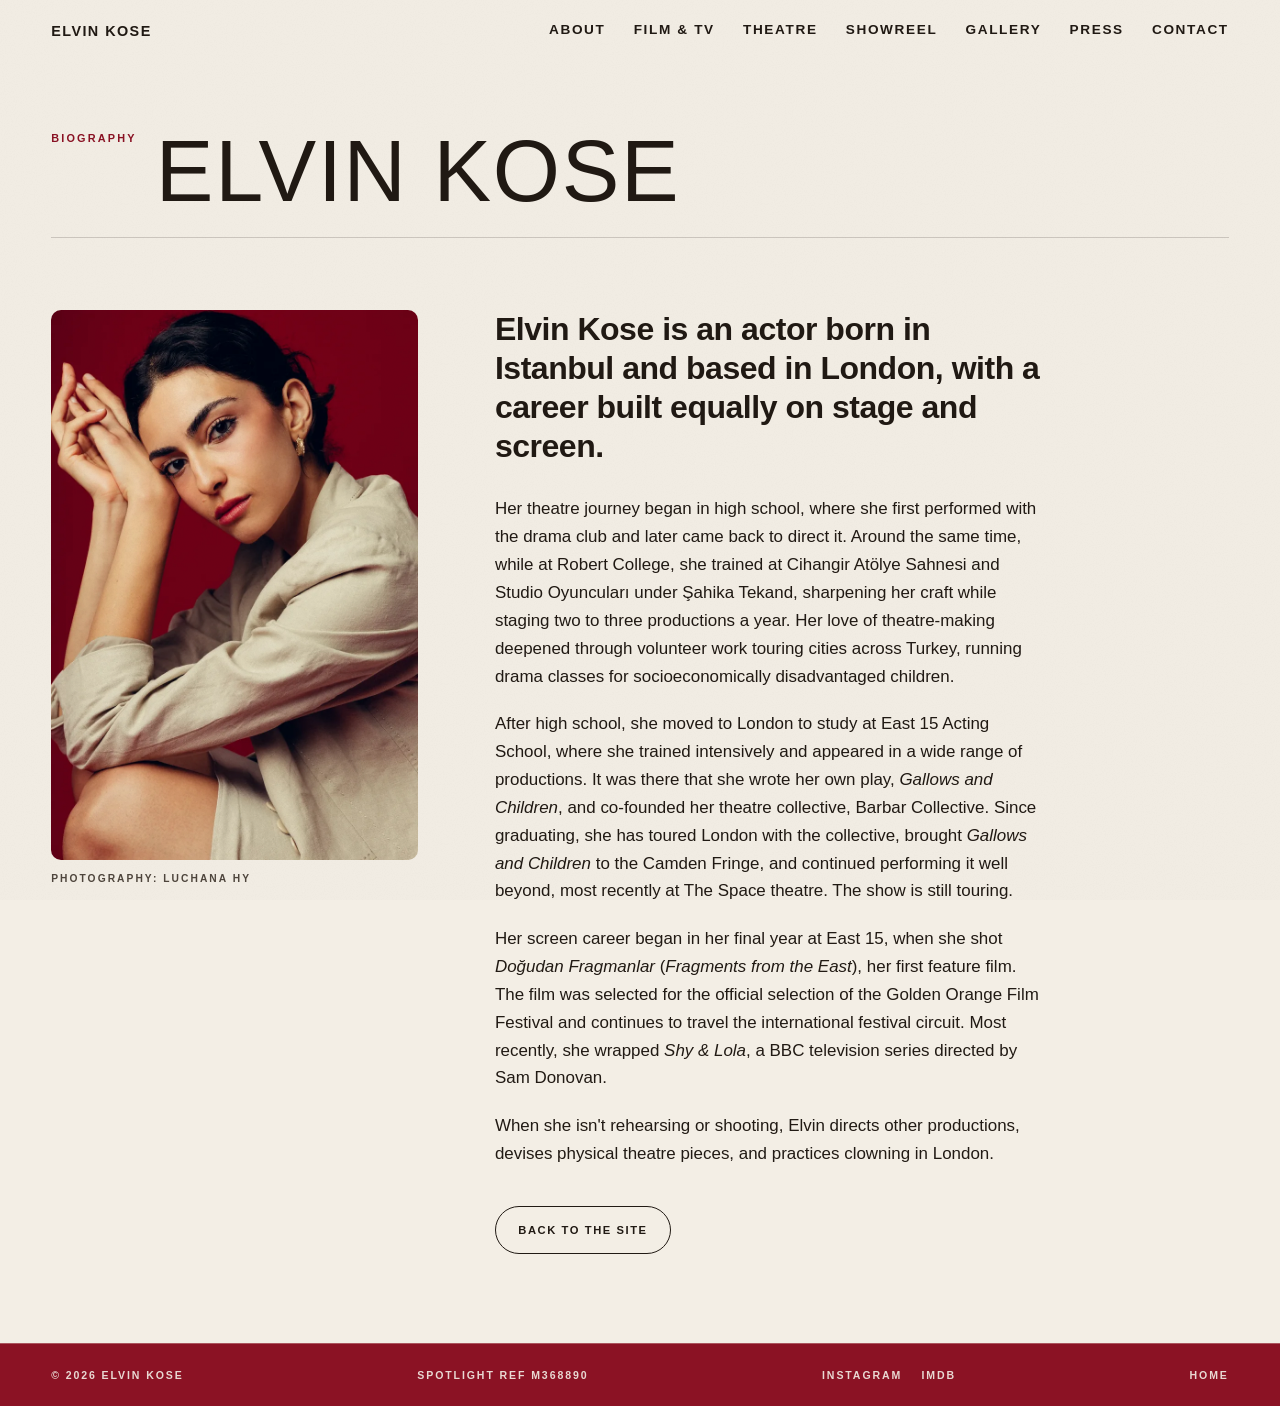
<file: bio.html>
<!doctype html>
<html lang="en">
<head>
  <meta charset="utf-8" />
  <meta http-equiv="Content-Security-Policy" content="default-src 'self'; script-src 'self' 'sha256-CspXPNPiycg4gdHYjRA7dAKe+1JlKOKjGnk9tZrxL2o='; style-src 'self' 'unsafe-inline' https://fonts.googleapis.com; font-src 'self' https://fonts.gstatic.com; img-src 'self' data:; frame-src https://www.youtube-nocookie.com https://player.vimeo.com; object-src 'none'; base-uri 'self'; form-action 'none'" />
  <!-- Marks the page as script-driven so the scroll reveal may hide content; if the site script
       has not taken over once the page has been read, the mark comes off and everything shows -->
  <script>document.documentElement.classList.add("js");document.addEventListener("DOMContentLoaded",function(){if(!document.documentElement.classList.contains("reveal-ready"))document.documentElement.classList.remove("js")});</script>
  <meta name="viewport" content="width=device-width, initial-scale=1, viewport-fit=cover" />
  <meta name="theme-color" content="#f3eee5" />
  <title>Biography · Elvin Kose</title>
  <meta name="description" content="The detailed biography of Elvin Kose, actor and theatre-maker, born in Istanbul and based in London." />
  <link rel="canonical" href="https://elvinkose.com/bio.html" />
  <meta property="og:url" content="https://elvinkose.com/bio.html" />
  <meta property="og:type" content="article" />
  <meta property="og:title" content="Biography · Elvin Kose" />
  <meta property="og:description" content="Actor and theatre-maker, born in Istanbul and based in London. Stage, screen and Barbar Collective." />
  <meta property="og:image" content="https://elvinkose.com/images/og/og-image.jpg" />
  <meta name="twitter:card" content="summary_large_image" />
  <link rel="icon" type="image/svg+xml" href="favicon.svg" />
  <link rel="preconnect" href="https://fonts.googleapis.com" />
  <link rel="preconnect" href="https://fonts.gstatic.com" crossorigin />
  <link href="https://fonts.googleapis.com/css2?family=Anton&family=Libre+Franklin:ital,wght@0,400..900;1,400..900&display=swap" rel="stylesheet" />
  <link rel="stylesheet" href="css/style.css?v=20260923l" />
</head>
<body>

  <header class="nav" id="nav">
    <a class="nav__brand" href="index.html">Elvin&nbsp;Kose</a>
    <nav class="nav__links" id="navLinks" aria-label="Primary">
      <a href="index.html#about">About</a>
      <a href="index.html#film">Film &amp; TV</a>
      <a href="index.html#theatre">Theatre</a>
      <a href="index.html#showreel">Showreel</a>
      <a href="index.html#gallery">Gallery</a>
      <a href="index.html#press">Press</a>
      <a href="index.html#contact">Contact</a>
    </nav>
    <button class="nav__burger" id="burger" aria-label="Open menu" aria-expanded="false" aria-controls="navLinks">
      <span></span><span></span>
    </button>
  </header>

  <main class="page">
    <section class="section bio">
      <div class="section__head reveal">
        <span class="section__num">Biography</span>
        <h1 class="section__title">Elvin Kose</h1>
      </div>
      <div class="bio__grid">
        <figure class="bio__portrait reveal">
          <img
            src="images/editorial/red-01-800.webp"
            srcset="images/editorial/red-01-800.webp 800w, images/editorial/red-01-1600.webp 1600w"
            sizes="(max-width: 900px) 90vw, 30vw"
            width="1600" height="2400"
            alt="Elvin Kose in a linen jacket against a red backdrop, hands raised beside her face"
            decoding="async" />
          <figcaption>Photography: Luchana Hy</figcaption>
        </figure>
        <div class="bio__body">
          <p class="bio__lede reveal">Elvin Kose is an actor born in Istanbul and based in London, with a career built equally on stage and screen.</p>
          <p class="reveal">Her theatre journey began in high school, where she first performed with the drama club and later came back to direct it. Around the same time, while at Robert College, she trained at Cihangir Atölye Sahnesi and Studio Oyuncuları under Şahika Tekand, sharpening her craft while staging two to three productions a year. Her love of theatre-making deepened through volunteer work touring cities across Turkey, running drama classes for socioeconomically disadvantaged children.</p>
          <p class="reveal">After high school, she moved to London to study at East 15 Acting School, where she trained intensively and appeared in a wide range of productions. It was there that she wrote her own play, <em>Gallows and Children</em>, and co-founded her theatre collective, Barbar Collective. Since graduating, she has toured London with the collective, brought <em>Gallows and Children</em> to the Camden Fringe, and continued performing it well beyond, most recently at The Space theatre. The show is still touring.</p>
          <p class="reveal">Her screen career began in her final year at East 15, when she shot <em>Doğudan Fragmanlar</em> (<em>Fragments from the East</em>), her first feature film. The film was selected for the official selection of the Golden Orange Film Festival and continues to travel the international festival circuit. Most recently, she wrapped <em>Shy &amp; Lola</em>, a BBC television series directed by Sam Donovan.</p>
          <p class="reveal">When she isn't rehearsing or shooting, Elvin directs other productions, devises physical theatre pieces, and practices clowning in London.</p>
          <div class="bio__actions reveal">
            <a class="btn" href="index.html#about">Back to the site</a>
          </div>
        </div>
      </div>
    </section>
  </main>

  <footer class="footer">
    <span>© 2026 Elvin Kose</span>
    <span>Spotlight ref M368890</span>
    <span class="footer__links">
      <a href="https://www.instagram.com/elvinkosee/" target="_blank" rel="noopener">Instagram</a>
      <a href="https://www.imdb.com/name/nm16775048/" target="_blank" rel="noopener">IMDb</a>
    </span>
    <a href="index.html">Home</a>
  </footer>

  <script src="js/main.js?v=20260923l"></script>
</body>
</html>
</file>
<file: css/style.css>
/* ============================================================
   ELVIN KOSE · editorial portfolio
   Type: Anton (display) · Libre Franklin (body, labels, nav at 900)
   Palette: bone, ink, crimson pulled from the hero photograph
   ============================================================ */

:root {
  --bone: #f3eee5;
  --bone-deep: #eae3d5;
  --ink: #211a14;
  --ink-soft: #4f463d;
  --accent: #8b1224;
  --accent-deep: #540118;
  --accent-bright: #980222;
  --accent-on-dark: #e8737f;
  --hairline: rgba(33, 26, 20, 0.18);
  --display: "Anton", "Arial Narrow", sans-serif;
  --sans: "Libre Franklin", "Helvetica Neue", Arial, sans-serif;
  --pad: clamp(1.25rem, 4vw, 4rem);
  --safe-top: env(safe-area-inset-top, 0px);
  --nav-h: calc(64px + var(--safe-top));
  /* Side padding never smaller than the phone's rounded corners and camera notch in landscape */
  --pad-l: max(var(--pad), env(safe-area-inset-left, 0px));
  --pad-r: max(var(--pad), env(safe-area-inset-right, 0px));
  --radius-card: 10px;
}

* { margin: 0; padding: 0; box-sizing: border-box; }

html { scroll-behavior: smooth; }

body {
  background: var(--bone);
  color: var(--ink);
  font-family: var(--sans);
  font-weight: 400;
  font-size: 1rem;
  line-height: 1.65;
  -webkit-font-smoothing: antialiased;
  overflow-x: hidden;
}
body.is-locked, body.is-menu-open { overflow: hidden; }
section[id] { scroll-margin-top: calc(var(--nav-h) + 1rem); }

/* Grain overlay */
body::after {
  content: "";
  position: fixed;
  inset: 0;
  pointer-events: none;
  z-index: 99;
  opacity: 0.5;
  background-image: url("data:image/svg+xml,%3Csvg xmlns='http://www.w3.org/2000/svg' width='160' height='160'%3E%3Cfilter id='n'%3E%3CfeTurbulence type='fractalNoise' baseFrequency='0.9' numOctaves='2'/%3E%3CfeColorMatrix values='0 0 0 0 0 0 0 0 0 0 0 0 0 0 0 0 0 0 0.04 0'/%3E%3C/filter%3E%3Crect width='160' height='160' filter='url(%23n)'/%3E%3C/svg%3E");
}

img { display: block; max-width: 100%; height: auto; }
a { color: inherit; }
button { font: inherit; color: inherit; }

:focus-visible { outline: 2px solid var(--accent); outline-offset: 3px; }

.visually-hidden {
  position: absolute; width: 1px; height: 1px;
  clip-path: inset(50%); overflow: hidden; white-space: nowrap;
}

/* Shared label style: small, heavy, tracked */
.label,
.section__num,
.vitals dt,
.film__year,
.film__meta dt,
.skills__col h3,
.press__source,
.contact__block h3,
.g-block__label {
  font-family: var(--sans);
  font-size: 0.68rem;
  font-weight: 700;
  letter-spacing: 0.2em;
  text-transform: uppercase;
}

/* ============ Nav ============ */
.nav {
  position: fixed;
  top: 0; left: 0; right: 0;
  z-index: 50;
  height: var(--nav-h);
  display: flex;
  align-items: center;
  justify-content: space-between;
  padding: var(--safe-top) var(--pad-r) 0 var(--pad-l);
  /* Solid, never translucent: Safari on iPhone carries a solid top bar's colour into the
     status-bar strip. No backdrop-filter here, it would trap the full-screen mobile menu. */
  background: var(--bone);
  transition: box-shadow 0.4s ease;
}
/* Paint the strip above the bar as well, so page content never shows through the
   status-bar area on phones that leave it open */
.nav::before {
  content: "";
  position: absolute;
  left: 0; right: 0;
  bottom: 100%;
  height: 200px;
  background: var(--bone);
}
.nav.is-scrolled { box-shadow: 0 1px 0 var(--hairline); }
.nav__brand {
  font-family: var(--sans);
  font-weight: 900;
  font-size: 0.9rem;
  letter-spacing: 0.1em;
  text-transform: uppercase;
  text-decoration: none;
}
.nav__links {
  display: flex;
  gap: clamp(1rem, 2.2vw, 2rem);
}
.nav__links a {
  font-family: var(--sans);
  font-size: 0.85rem;
  font-weight: 900; /* the owner asked for 950; Libre Franklin stops at 900 */
  letter-spacing: 0.12em;
  text-transform: uppercase;
  text-decoration: none;
  padding-bottom: 2px;
  border-bottom: 2px solid transparent;
  transition: border-color 0.25s ease, color 0.25s ease;
}
.nav__links a:hover,
.nav__links a.is-active { border-color: var(--accent); color: var(--accent); }

.nav__burger {
  display: none;
  background: none;
  border: 0;
  width: 44px; height: 44px;
  z-index: 1;
  position: relative;
  cursor: pointer;
}
.nav__burger span {
  position: absolute; left: 8px; right: 8px;
  height: 2px;
  background: var(--ink);
  transition: transform 0.3s ease, top 0.3s ease;
}
.nav__burger span:first-child { top: 17px; }
.nav__burger span:last-child { top: 26px; }
.nav__burger.is-open span:first-child { top: 21px; transform: rotate(45deg); }
.nav__burger.is-open span:last-child { top: 21px; transform: rotate(-45deg); }

/* ============ Hero ============ */
.hero {
  position: relative;
  min-height: 100svh;
  padding: calc(var(--nav-h) + 1vh) var(--pad-r) calc(var(--pad) + 2rem) var(--pad-l);
  display: grid;
  place-items: center;
  overflow: hidden;
}
.hero__stage {
  position: relative;
  width: 100%;
  max-width: 1920px;
  margin-inline: auto;
  height: calc(100svh - var(--nav-h) - 6vh);
  min-height: 520px;
  container-type: inline-size;
  /* the card is sized by the stage (cqw = one percent of the stage width) and capped by the viewport height */
  --hero-card-w: min(clamp(280px, 36cqw, 560px), 50svh);
}

/* The photo card: all four corners rounded, like zendaya.com */
.hero__card {
  position: absolute;
  left: 50%;
  top: 50%;
  transform: translate(-50%, -50%);
  width: var(--hero-card-w);
  aspect-ratio: 4 / 5;
  border-radius: calc(var(--hero-card-w) * 0.09);
  overflow: hidden;
  z-index: 2;
  opacity: 0;
  animation: heroPhoto 1.4s cubic-bezier(0.16, 1, 0.3, 1) 0.45s forwards;
}
.hero__card img {
  width: 100%;
  height: 100%;
  object-fit: cover;
}
/* Spotlight: the photograph sits in the dark and a soft circle of light follows the cursor
   over the photograph, resting on her face otherwise. Mouse only; phones keep the plain
   photograph. The ellipse is a circle on the 4:5 card. */
.hero__spot { display: none; }
body.has-spot .hero__spot {
  display: block;
  position: absolute;
  inset: 0;
  pointer-events: none;
  background: radial-gradient(
    ellipse 44% 35.2% at var(--spot-x, 48%) var(--spot-y, 21%),
    rgba(20, 14, 12, 0) 0%,
    rgba(20, 14, 12, 0) 38%,
    rgba(20, 14, 12, 0.88) 100%);
  opacity: 0;
  animation: spotDim 1.2s ease 1.5s forwards;
}
@keyframes spotDim { to { opacity: 1; } }
@keyframes heroPhoto {
  from { opacity: 0; clip-path: inset(6% 6% 6% 6% round 12%); }
  to   { opacity: 1; clip-path: inset(0 round 9% / 7.2%); }
}

/* Two identical type layers; each variant decides what each layer shows */
.hero__type {
  position: absolute;
  inset: 0;
  pointer-events: none;
}
.hero__type--back { z-index: 1; }
.hero__type--front { z-index: 3; }
.hero__line {
  position: absolute;
  font-family: var(--display);
  font-weight: 400;
  /* Keep the name generous as the composition narrows. The portrait may
     cover more lettering instead of forcing the type into the side gutters. */
  font-size: clamp(7rem, min(26cqw, 41svh), 24rem);
  line-height: 0.88;
  letter-spacing: 0.01em;
  text-transform: uppercase;
  color: var(--ink);
  white-space: nowrap;
  opacity: 0;
  animation: heroRise 1.1s cubic-bezier(0.16, 1, 0.3, 1) forwards;
}
/* On wide screens the names touch the card edges. Once either line reaches
   the stage edge it stays there, letting the portrait overlap more of the type. */
.hero__line--1 {
  /* Anton: ELVIN is about 2.03em wide; a sliver of its last letter (0.15em) tucks behind the card,
     and its baseline sits below the card's top edge */
  left: max(0px, calc(50% - var(--hero-card-w) / 2 - 1.88em));
  top: max(0px, calc(50% - var(--hero-card-w) * 0.625 - 0.58em));
  animation-delay: 0.15s;
}
.hero__line--2 {
  /* KOSE is about 1.87em wide; a sliver of its first letter (0.15em) sits over the photograph,
     and its cap line sits above the card's bottom edge */
  right: max(0px, calc(50% - var(--hero-card-w) / 2 - 1.72em));
  bottom: max(2.5rem, calc(50% - var(--hero-card-w) * 0.625 - 0.58em));
  color: var(--accent);
  animation-delay: 0.32s;
}
@keyframes heroRise {
  from { opacity: 0; transform: translateY(0.4em); }
  to   { opacity: 1; transform: translateY(0); }
}

/* Variant A (default): ELVIN behind the card, KOSE in front, both crossing the card edges.
   KOSE carries a thin ink outline so the crimson letters read against the red photograph (owner, 2026-09-23). */
body[data-hero="a"] .hero__type--back .hero__line--2 { display: none; }
body[data-hero="a"] .hero__type--front .hero__line--1 { display: none; }
body[data-hero="a"] .hero__type--front .hero__line--2 {
  -webkit-text-stroke: 0.012em var(--ink);
  paint-order: stroke fill;
  text-shadow: 0 0.02em 0.06em rgba(33, 26, 20, 0.35);
}

/* Variant B: the full name behind the card, Zendaya-like, set in Libre Franklin 900 */
body[data-hero="b"] .hero__type--front { display: none; }
body[data-hero="b"] .hero__type--back {
  display: flex;
  justify-content: center;
  align-items: flex-start;
  gap: 0.18em;
  padding-top: 1vh;
  font-size: clamp(3rem, 12.6vw, 12.5rem);
}
body[data-hero="b"] .hero__line {
  position: static;
  font-family: var(--sans);
  font-weight: 900;
  font-size: inherit;
  line-height: 0.9;
  letter-spacing: -0.035em;
}
body[data-hero="b"] .hero__card {
  top: 13vh;
  transform: translateX(-50%);
}

/* Variant C: the name in front of the card, bone over the photograph, ink outside it.
   The front layer is clipped to the card's box by the script; the back layer shows the ink copy. */
body[data-hero="c"] .hero__type--front .hero__line { color: var(--bone); }
body[data-hero="c"] .hero__type--front { clip-path: inset(100% 0 0 0); }
body[data-hero="c"] .hero__card { box-shadow: none; }

.hero__sub {
  position: absolute;
  z-index: 4;
  bottom: calc(var(--pad) + 0.2rem);
  left: var(--pad-l);
  display: flex;
  gap: 0.6rem;
  font-family: var(--sans);
  font-size: 0.72rem;
  font-weight: 700;
  letter-spacing: 0.26em;
  text-transform: uppercase;
  color: var(--ink-soft);
  opacity: 0;
  animation: heroRise 1s ease 0.9s forwards;
}
.hero__dot { color: var(--accent); }

.hero__scroll {
  position: absolute;
  z-index: 4;
  bottom: var(--pad);
  right: var(--pad-r);
  display: flex;
  flex-direction: column;
  align-items: center;
  gap: 0.5rem;
  font-family: var(--sans);
  font-size: 0.62rem;
  font-weight: 700;
  letter-spacing: 0.3em;
  text-transform: uppercase;
  text-decoration: none;
  color: var(--ink-soft);
  opacity: 0;
  animation: heroRise 1s ease 1.1s forwards;
}
.hero__scroll svg { animation: drift 2.2s ease-in-out infinite; }
@keyframes drift {
  0%, 100% { transform: translateY(0); }
  50% { transform: translateY(6px); }
}

/* ============ Marquee ============ */
.marquee {
  overflow: hidden;
  padding: 0.85rem 0;
  background: var(--accent);
}
.marquee__track {
  display: flex;
  width: max-content;
  animation: marquee 40s linear infinite;
}
.marquee__track span {
  font-family: var(--sans);
  font-size: 0.72rem;
  font-weight: 700;
  letter-spacing: 0.22em;
  text-transform: uppercase;
  white-space: nowrap;
  color: var(--bone);
}
@keyframes marquee {
  to { transform: translateX(-50%); }
}

/* ============ Sections (shared) ============ */
.section {
  padding: clamp(1.7rem, 4vw, 3.2rem) var(--pad-r) clamp(3.5rem, 7vw, 6rem) var(--pad-l);
  border-bottom: 1px solid var(--hairline);
}
.section__head {
  display: flex;
  align-items: flex-start;
  gap: 1.2rem;
  padding-top: 0.8rem;
  padding-bottom: 1.4rem;
  border-bottom: 1px solid var(--hairline);
  margin-bottom: clamp(2.5rem, 6vw, 4.5rem);
}
.section__num { color: var(--accent); padding-top: 0.2em; }
.section__title {
  font-family: var(--display);
  font-weight: 400;
  font-size: clamp(2.8rem, 7.5vw, 5.4rem);
  line-height: 1;
  letter-spacing: 0.02em;
  text-transform: uppercase;
}

/* Scroll reveal. Blocks start hidden only when the head script has marked the page .js and
   the site script has taken over; with no script, a failed script, or in print, all content shows. */
.js .reveal {
  opacity: 0;
  transform: translateY(28px);
  transition: opacity 0.9s cubic-bezier(0.16, 1, 0.3, 1), transform 0.9s cubic-bezier(0.16, 1, 0.3, 1);
}
.js .reveal.is-visible { opacity: 1; transform: none; }
@media print { .js .reveal { opacity: 1; transform: none; } }
/* Without the script the menu button cannot open anything, so it is not shown */
html:not(.js) .nav__burger { display: none; }
/* Only the Film & TV title stays pinned under the nav while its cards scroll;
   it fades in without sliding, so it never sits off the nav line */
.film .section__head {
  position: sticky;
  top: var(--nav-h);
  z-index: 5;
  background: var(--bone);
}
.film .section__head.reveal { transform: none; }

/* ============ About ============ */
.about__grid {
  display: grid;
  grid-template-columns: minmax(260px, 5fr) 7fr;
  gap: clamp(2rem, 6vw, 5.5rem);
  align-items: start;
}
.about__portrait { position: sticky; top: calc(var(--nav-h) + 1.5rem); }
.about__portrait img {
  border-radius: var(--radius-card);
  filter: saturate(0.95);
}
.about__portrait figcaption {
  margin-top: 0.7rem;
  font-size: 0.64rem;
  font-weight: 700;
  letter-spacing: 0.2em;
  text-transform: uppercase;
  color: var(--ink-soft);
}
.about__lede {
  font-size: clamp(1.4rem, 2.8vw, 2.1rem);
  font-weight: 800;
  letter-spacing: -0.015em;
  line-height: 1.22;
  margin-bottom: 1.6rem;
  max-width: 24ch;
}
.about__body { max-width: 46rem; }
.about__body p + p { margin-top: 1.1rem; }
.about__body em { font-style: italic; }

/* Button */
.btn {
  display: inline-block;
  font-family: var(--sans);
  font-size: 0.7rem;
  font-weight: 900;
  letter-spacing: 0.14em;
  text-transform: uppercase;
  text-decoration: none;
  color: var(--ink);
  padding: 0.85rem 1.4rem;
  border: 1.5px solid var(--ink);
  border-radius: 99px;
  transition: background 0.25s ease, color 0.25s ease, border-color 0.25s ease;
}
.btn:hover { background: var(--ink); color: var(--bone); }
.btn--accent { border-color: var(--accent); color: var(--accent); }
.btn--accent:hover { background: var(--accent); color: var(--bone); }
.about__more { margin-top: 1.8rem; }

/* ============ Biography page ============ */
.page { padding-top: var(--nav-h); }
.bio { border-bottom: 0; }
.bio__grid {
  display: grid;
  grid-template-columns: minmax(240px, 4fr) 8fr;
  gap: clamp(2rem, 6vw, 5.5rem);
  align-items: start;
}
.bio__portrait { position: sticky; top: calc(var(--nav-h) + 1.5rem); }
.bio__portrait img { border-radius: var(--radius-card); filter: saturate(0.95); }
.bio__portrait figcaption {
  margin-top: 0.7rem;
  font-size: 0.64rem;
  font-weight: 700;
  letter-spacing: 0.2em;
  text-transform: uppercase;
  color: var(--ink-soft);
}
.bio__body { max-width: 62ch; }
.bio__body p { font-size: 1.06rem; }
.bio__body p + p { margin-top: 1.2rem; }
.bio__body .bio__lede {
  font-size: clamp(1.4rem, 2.6vw, 2rem);
  font-weight: 800;
  letter-spacing: -0.015em;
  line-height: 1.22;
  margin-bottom: 1.8rem;
}
.bio__body em { font-style: italic; }
.bio__actions { margin-top: 2.4rem; display: flex; flex-wrap: wrap; gap: 0.8rem; }

.vitals {
  margin-top: 2.8rem;
  display: grid;
  grid-template-columns: repeat(2, 1fr);
  border-top: 1px solid var(--hairline);
}
.vitals > div {
  padding: 0.9rem 0;
  border-bottom: 1px solid var(--hairline);
  display: flex;
  flex-direction: column;
  gap: 0.15rem;
}
.vitals > div:nth-child(odd) { padding-right: 1.5rem; }
.vitals dt { color: var(--accent); font-size: 0.62rem; }
.vitals dd { font-size: 0.98rem; }

/* ============ Film & TV ============ */
/* The section title stays pinned under the nav while the three cards scroll past, and lets go when the section ends */
.film__card {
  display: grid;
  grid-template-columns: minmax(260px, 5fr) 7fr;
  grid-template-areas:
    "poster info"
    "extra extra";
  gap: clamp(2rem, 5vw, 5rem);
  row-gap: clamp(1.6rem, 3vw, 2.6rem);
  align-items: start;
}
.film__card + .film__card {
  margin-top: clamp(3rem, 6vw, 4.5rem);
  padding-top: clamp(3rem, 6vw, 4.5rem);
  border-top: 1px solid var(--hairline);
}
.film__card--flip {
  grid-template-columns: 7fr minmax(260px, 5fr);
  grid-template-areas:
    "info poster"
    "extra extra";
}
.film__poster { grid-area: poster; }
.film__info { grid-area: info; }
.film__media { grid-area: extra; }

.film__poster {
  width: 100%;
  max-width: 460px;
  aspect-ratio: 2 / 3;
  border-radius: var(--radius-card);
  overflow: hidden;
  position: relative;
  justify-self: center;
}
.film__poster { justify-self: start; }
.film__card--flip .film__poster { justify-self: end; }
.film__poster--7x10 { aspect-ratio: 7 / 10; }
.film__poster--3x4 { aspect-ratio: 3 / 4; }
.film__poster img { width: 100%; height: 100%; object-fit: cover; }

/* Typographic card for a title without artwork */
.film__poster--type {
  display: grid;
  place-items: center;
  color: var(--bone);
}
.film__poster--tv {
  background:
    radial-gradient(120% 90% at 80% 10%, rgba(152, 2, 34, 0.55), transparent 60%),
    linear-gradient(160deg, #2c1a22 0%, #3b1f2b 55%, #1d1417 100%);
}
.film__poster-inner {
  position: absolute;
  inset: 0;
  text-align: left;
  padding: clamp(1.4rem, 2.4vw, 2rem);
  display: flex;
  flex-direction: column;
  justify-content: space-between;
  align-items: flex-start;
  gap: 1.4rem;
}
.film__poster-kicker {
  font-size: 0.62rem;
  font-weight: 700;
  letter-spacing: 0.3em;
  text-transform: uppercase;
  opacity: 0.75;
}
.film__poster-title {
  font-family: var(--display);
  font-weight: 400;
  font-size: clamp(2.8rem, 5vw, 4.4rem);
  line-height: 1.02;
  letter-spacing: 0.03em;
  text-transform: uppercase;
}
.film__poster-note {
  width: 100%;
  font-size: 0.62rem;
  font-weight: 700;
  letter-spacing: 0.24em;
  text-transform: uppercase;
  opacity: 0.85;
  padding-top: 1rem;
  border-top: 1px solid rgba(243, 238, 229, 0.35);
}

.film__year { color: var(--accent); display: block; line-height: 1; }
.film__title {
  font-family: var(--display);
  font-weight: 400;
  font-size: clamp(2rem, 4.4vw, 3.4rem);
  line-height: 1.02;
  letter-spacing: 0.02em;
  text-transform: uppercase;
  margin: 0.9rem 0 0.7rem;
}
.film__credit-line {
  font-style: italic;
  font-size: 1.12rem;
  margin-bottom: 1.6rem;
}
.film__original { font-style: normal; color: var(--ink-soft); font-size: 0.95rem; }
.film__meta {
  border-top: 1px solid var(--hairline);
  margin-bottom: 1.6rem;
}
.film__meta > div {
  display: grid;
  grid-template-columns: 130px 1fr;
  gap: 1rem;
  padding: 0.65rem 0;
  border-bottom: 1px solid var(--hairline);
}
.film__meta dt { color: var(--ink-soft); padding-top: 0.25rem; font-size: 0.62rem; }
.film__blurb { max-width: 54ch; color: var(--ink-soft); }

/* Media tiles under a film card: a trailer facade and a hosted clip */
.film__media {
  display: grid;
  grid-template-columns: 1fr 1fr;
  gap: clamp(1rem, 2.5vw, 2rem);
}
.tile {
  position: relative;
  display: block;
  width: 100%;
  aspect-ratio: 16 / 9;
  border: 0;
  padding: 0;
  border-radius: var(--radius-card);
  overflow: hidden;
  background: var(--ink);
  color: var(--bone);
  cursor: pointer;
  text-align: left;
}
.tile__thumb {
  position: absolute;
  inset: 0;
  width: 100%;
  height: 100%;
  object-fit: cover;
  filter: brightness(0.62) saturate(0.9);
  transition: transform 0.8s cubic-bezier(0.16, 1, 0.3, 1), filter 0.5s ease;
}
.tile:hover .tile__thumb { transform: scale(1.04); filter: brightness(0.72) saturate(1); }
.tile__overlay {
  position: absolute;
  inset: 0;
  display: flex;
  flex-direction: column;
  justify-content: space-between;
  padding: clamp(1rem, 2vw, 1.6rem);
}
.tile__play {
  width: 58px; height: 58px;
  border: 1px solid rgba(243, 238, 229, 0.7);
  border-radius: 50%;
  display: grid;
  place-items: center;
  backdrop-filter: blur(3px);
  transition: background 0.3s ease, transform 0.3s ease, border-color 0.3s ease;
}
.tile__play svg { margin-left: 3px; }
.tile:hover .tile__play { background: var(--accent); border-color: var(--accent); transform: scale(1.08); }
.tile__label strong,
.tile__caption strong,
.player figcaption strong {
  display: block;
  font-family: var(--display);
  font-weight: 400;
  font-size: clamp(1.1rem, 2vw, 1.5rem);
  letter-spacing: 0.04em;
  text-transform: uppercase;
}
.tile__label span,
.tile__caption span,
.player figcaption span {
  font-family: var(--sans);
  font-size: 0.66rem;
  font-weight: 700;
  letter-spacing: 0.2em;
  text-transform: uppercase;
  opacity: 0.7;
}
.tile--video { cursor: default; background: #000; }
.tile--video video {
  position: absolute;
  inset: 0;
  width: 100%;
  height: 100%;
  object-fit: cover;
  background: #000;
}
.tile__caption {
  position: absolute;
  left: clamp(1rem, 2vw, 1.6rem);
  bottom: clamp(1rem, 2vw, 1.6rem);
  pointer-events: none;
  transition: opacity 0.3s ease;
  text-shadow: 0 1px 12px rgba(0, 0, 0, 0.5);
}
.tile--video.is-playing .tile__caption { opacity: 0; }
.tile iframe {
  position: absolute;
  inset: 0;
  width: 100%;
  height: 100%;
  border: 0;
}

.film__trailer { margin-top: 1.8rem; max-width: 640px; }


/* ============ Theatre ============ */
.theatre { position: relative; }
/* In the list sections the title's own line is the list's top rule: one line, no gap */
.theatre .section__head,
.press .section__head { margin-bottom: 0; }
.theatre__list { list-style: none; }
.theatre__row {
  display: grid;
  grid-template-columns: 6.5rem 1.6fr 1fr 1.5fr;
  gap: 1.2rem;
  align-items: baseline;
  padding: 1.15rem 0.2rem;
  border-bottom: 1px solid var(--hairline);
  transition: background 0.3s ease, padding-left 0.3s ease;
}
.theatre__row:hover { background: var(--bone-deep); padding-left: 0.9rem; }
.theatre__year {
  font-family: var(--sans);
  font-size: 0.68rem;
  font-weight: 700;
  letter-spacing: 0.16em;
  color: var(--ink-soft);
  white-space: nowrap;
}
.theatre__title {
  font-family: var(--display);
  font-size: clamp(1.05rem, 2vw, 1.5rem);
  font-weight: 400;
  letter-spacing: 0.04em;
  text-transform: uppercase;
}
.theatre__badge {
  font-family: var(--sans);
  font-style: normal;
  font-size: 0.56rem;
  font-weight: 800;
  letter-spacing: 0.18em;
  text-transform: uppercase;
  color: var(--bone);
  background: var(--accent);
  border-radius: 99px;
  padding: 0.25rem 0.6rem;
  margin-left: 0.6rem;
  vertical-align: middle;
  white-space: nowrap;
}
.theatre__role { font-style: italic; color: var(--ink-soft); }
.theatre__dir {
  font-family: var(--sans);
  font-size: 0.78rem;
  letter-spacing: 0.02em;
  color: var(--ink-soft);
  text-align: right;
}
.theatre__directing {
  margin-top: 1.8rem;
  font-style: italic;
  color: var(--ink-soft);
}

/* Floating poster preview: only rows carrying a poster get one; shown whole, never cropped */
.theatre__preview {
  position: fixed;
  z-index: 40;
  width: 240px;
  pointer-events: none;
  opacity: 0;
  transform: scale(0.94) rotate(-1.5deg);
  transition: opacity 0.25s ease, transform 0.25s ease;
  border-radius: 6px;
  overflow: hidden;
  box-shadow: 0 18px 50px rgba(33, 26, 20, 0.3);
  background: var(--bone-deep);
}
.theatre__preview.is-active { opacity: 1; transform: scale(1) rotate(-1.5deg); }
.theatre__preview img { width: 100%; height: auto; display: block; }

/* ============ Showreel ============ */
.showreel {
  background: var(--ink);
  color: var(--bone);
}
.showreel .section__num { color: var(--accent-on-dark); }
.section__head--light { border-bottom-color: rgba(243, 238, 229, 0.3); }
.showreel__grid {
  display: grid;
  grid-template-columns: 1fr 1fr;
  gap: clamp(1.2rem, 3vw, 2.5rem);
}
.player { margin: 0; }
.player video {
  width: 100%;
  aspect-ratio: 16 / 9;
  background: #000;
  border-radius: var(--radius-card);
  display: block;
}
.player figcaption { margin-top: 0.9rem; }
.player figcaption span { display: block; margin-top: 0.15rem; }
.showreel__note,
.js .showreel__note.is-visible {
  margin-top: 2rem;
  font-style: italic;
  opacity: 0.7;
}
.showreel__note a { color: var(--accent-on-dark); }

/* ============ Gallery ============ */
.g-block + .g-block { margin-top: clamp(2.5rem, 5vw, 4rem); }
.g-block__head {
  display: flex;
  justify-content: space-between;
  align-items: baseline;
  gap: 1rem;
  margin-bottom: 1rem;
}
.g-block__label { color: var(--accent); }
.g-block__credit {
  font-family: var(--sans);
  font-size: 0.64rem;
  font-weight: 700;
  letter-spacing: 0.18em;
  text-transform: uppercase;
  color: var(--ink-soft);
  text-align: right;
}
/* Justified rows: each item grows by its aspect ratio, so a row shares one height */
.g-row {
  display: flex;
  gap: clamp(0.6rem, 1.2vw, 1rem);
}
.g-row + .g-row { margin-top: clamp(0.6rem, 1.2vw, 1rem); }
.g-item {
  flex: var(--r, 0.75) 1 0%;
  aspect-ratio: var(--r, 0.75);
  min-width: 0;
  border: 0;
  padding: 0;
  background: var(--bone-deep);
  border-radius: 8px;
  overflow: hidden;
  cursor: zoom-in;
}
.g-item img {
  width: 100%;
  height: 100%;
  object-fit: cover;
  filter: saturate(0.96);
  transition: transform 1s cubic-bezier(0.16, 1, 0.3, 1);
}
.g-item:hover img { transform: scale(1.04); }

/* Lightbox with a carousel */
.lb {
  position: fixed;
  inset: 0;
  z-index: 100;
  background: rgba(33, 26, 20, 0.96);
  display: grid;
  grid-template-columns: 72px 1fr 72px;
  align-items: center;
  /* keep the arrows clear of the camera notch when a phone is held sideways */
  padding-left: env(safe-area-inset-left, 0px);
  padding-right: env(safe-area-inset-right, 0px);
  color: var(--bone);
}
.lb[hidden] { display: none; }
.lb__stage {
  margin: 0;
  height: 100svh;
  display: grid;
  place-items: center;
  /* the photo and its credit stay together as one centred pair */
  align-content: center;
  row-gap: 0.9rem;
  padding: 4.5rem 0.5rem;
}
.lb__img {
  max-width: 100%;
  max-height: calc(100svh - 11rem);
  width: auto;
  height: auto;
  object-fit: contain;
  border-radius: 6px;
  box-shadow: 0 30px 90px rgba(0, 0, 0, 0.5);
  animation: lbIn 0.35s cubic-bezier(0.16, 1, 0.3, 1);
}
.lb__img.is-swapping { animation: none; }
/* The photographer's credit under each photo, as in the gallery block heads */
.lb__credit {
  font-family: var(--sans);
  font-size: 0.62rem;
  font-weight: 700;
  letter-spacing: 0.18em;
  text-transform: uppercase;
  text-align: center;
  color: var(--bone);
  opacity: 0.7;
}
.lb__credit:empty { display: none; }
@keyframes lbIn {
  from { opacity: 0; transform: scale(0.97); }
  to   { opacity: 1; transform: scale(1); }
}
.lb__close,
.lb__nav {
  display: grid;
  place-items: center;
  width: 48px; height: 48px;
  border: 1px solid rgba(243, 238, 229, 0.35);
  border-radius: 50%;
  background: rgba(243, 238, 229, 0.06);
  color: var(--bone);
  cursor: pointer;
  transition: background 0.25s ease, border-color 0.25s ease;
}
.lb__close:hover, .lb__nav:hover { background: var(--accent); border-color: var(--accent); }
.lb__close { position: absolute; top: calc(1rem + env(safe-area-inset-top, 0px)); right: calc(1rem + env(safe-area-inset-right, 0px)); }
.lb__nav { justify-self: center; }
.lb__counter {
  position: absolute;
  left: 50%;
  bottom: calc(1.2rem + env(safe-area-inset-bottom, 0px));
  transform: translateX(-50%);
  font-family: var(--sans);
  font-size: 0.68rem;
  font-weight: 700;
  letter-spacing: 0.24em;
  text-transform: uppercase;
  opacity: 0.75;
}

/* ============ Skills ============ */
.skills { background: var(--bone-deep); }
.skills__grid {
  display: grid;
  grid-template-columns: repeat(auto-fit, minmax(150px, 1fr));
  gap: clamp(1.8rem, 4vw, 3rem);
}
.skills__col h3 {
  color: var(--accent);
  padding-bottom: 0.7rem;
  margin-bottom: 0.9rem;
  border-bottom: 1px solid var(--hairline);
}
.skills__col ul { list-style: none; }
.skills__col li {
  padding: 0.28rem 0;
  font-size: 0.98rem;
}

/* ============ Press ============ */
.press__list { list-style: none; }
.press__list a {
  display: grid;
  grid-template-columns: 150px 1fr auto auto;
  gap: 1.4rem;
  align-items: baseline;
  padding: 1.1rem 0.2rem;
  border-bottom: 1px solid var(--hairline);
  text-decoration: none;
  transition: background 0.3s ease, padding-left 0.3s ease;
}
.press__list a:hover { background: var(--bone-deep); padding-left: 0.9rem; }
.press__source { color: var(--accent); }
.press__headline { font-size: 1.02rem; }
.press__date {
  font-size: 0.68rem;
  font-weight: 700;
  letter-spacing: 0.14em;
  text-transform: uppercase;
  color: var(--ink-soft);
  white-space: nowrap;
}
.press__arrow { font-family: var(--sans); transition: transform 0.3s ease; }
.press__list a:hover .press__arrow { transform: translateX(6px); }

/* ============ Contact ============ */
.contact {
  background: var(--accent);
  color: var(--bone);
  border-bottom: 0;
  position: relative;
  overflow: hidden;
  padding-bottom: clamp(9rem, 19vw, 17rem);
}
.contact .section__head { border-bottom-color: rgba(243, 238, 229, 0.3); }
.contact .section__num { color: rgba(243, 238, 229, 0.6); }
.contact__grid {
  display: grid;
  grid-template-columns: 1.2fr 1fr 1fr;
  gap: clamp(2rem, 5vw, 4rem);
  position: relative;
  z-index: 1;
}
.contact__block h3 {
  color: rgba(243, 238, 229, 0.8);
  margin-bottom: 1.1rem;
}
.contact__agency {
  font-family: var(--display);
  font-size: clamp(1.4rem, 2.4vw, 1.9rem);
  font-weight: 400;
  letter-spacing: 0.03em;
  text-transform: uppercase;
  margin-bottom: 0.7rem;
}
.contact__agency--pending { color: var(--ink-soft); opacity: 0.6; }
.contact__pending-note { color: var(--ink-soft); font-size: 0.9rem; max-width: 26ch; }
.contact__block address {
  font-style: normal;
  color: rgba(243, 238, 229, 0.82);
  margin-bottom: 1.1rem;
}
.contact__links { list-style: none; }
.contact__links li { padding: 0.3rem 0; }
.contact__links a {
  text-decoration: none;
  border-bottom: 1px solid rgba(243, 238, 229, 0.45);
  transition: color 0.25s ease, border-color 0.25s ease;
}
.contact__links a:hover { border-color: var(--bone); }
.contact__links .ext { display: inline-block; vertical-align: 0.05em; margin-left: 0.1em; opacity: 0.8; }
.contact__meta {
  font-size: 0.66rem;
  font-weight: 700;
  letter-spacing: 0.14em;
  text-transform: uppercase;
  color: rgba(243, 238, 229, 0.75);
  margin-left: 0.4rem;
}
.contact__name {
  position: absolute;
  right: -0.02em;
  bottom: -0.22em;
  font-family: var(--display);
  font-weight: 400;
  font-size: clamp(6rem, 17vw, 16rem);
  line-height: 1;
  letter-spacing: 0.02em;
  text-transform: uppercase;
  white-space: nowrap;
  color: transparent;
  -webkit-text-stroke: 1px rgba(243, 238, 229, 0.38);
  z-index: 0;
  user-select: none;
  pointer-events: none;
}

/* ============ Footer ============ */
.footer {
  display: flex;
  justify-content: space-between;
  align-items: center;
  gap: 1rem;
  flex-wrap: wrap;
  padding: 1.4rem var(--pad-r) calc(1.4rem + env(safe-area-inset-bottom, 0px)) var(--pad-l);
  border-top: 1px solid rgba(243, 238, 229, 0.3);
  background: var(--accent);
  font-family: var(--sans);
  font-size: 0.66rem;
  font-weight: 700;
  letter-spacing: 0.18em;
  text-transform: uppercase;
  color: rgba(243, 238, 229, 0.9);
}
.footer a { text-decoration: none; }
.footer a:hover { color: var(--bone); }
.footer svg { vertical-align: -1px; }
.footer__links { display: flex; gap: 1.2rem; }

/* ============ Responsive ============ */
@media (max-width: 1080px) {
  .nav__links {
    position: fixed;
    inset: 0;
    background: var(--bone);
    flex-direction: column;
    align-items: center;
    justify-content: center;
    gap: 1.8rem;
    opacity: 0;
    pointer-events: none;
    transition: opacity 0.35s ease;
    z-index: -1;
  }
  .nav__links { visibility: hidden; overflow-y: auto; padding: calc(var(--nav-h) + 1rem) var(--pad-r) 2rem var(--pad-l); gap: clamp(0.5rem, 3vh, 1.8rem); }
  .nav__links.is-open { opacity: 1; visibility: visible; pointer-events: auto; z-index: 0; }
  .nav__brand { z-index: 1; }
  .nav__links a { font-size: clamp(1.05rem, 3vw, 1.5rem); min-height: 44px; display: grid; align-items: center; }
  .nav__burger { display: block; }
}

@media (max-width: 900px) {
  .hero__stage { min-height: 480px; }

  .about__grid,
  .bio__grid,
  .contact__grid { grid-template-columns: 1fr; }
  .about__portrait,
  .bio__portrait { position: static; max-width: 420px; }

  .film__card,
  .film__card--flip {
    grid-template-columns: 1fr;
    grid-template-areas: "poster" "info" "extra";
  }
  .film__poster,
  .film__card--flip .film__poster { max-width: 380px; justify-self: start; }
  .film__media { grid-template-columns: 1fr; }


  .theatre__row { grid-template-columns: 4.6rem 1fr; row-gap: 0.25rem; }
  .theatre__role { grid-column: 2; }
  .theatre__dir { grid-column: 2; text-align: left; }
  .theatre__preview { display: none; }

  .showreel__grid { grid-template-columns: 1fr; }

  .press__list a { grid-template-columns: 1fr auto; }
  .press__source { grid-column: 1 / -1; }
  .press__date { display: none; }

  .lb { grid-template-columns: 56px 1fr 56px; }
}

@media (max-width: 700px) {
  .g-row { flex-wrap: wrap; }
  .g-item { flex: 1 1 calc(50% - 0.5rem); }
}

@media (max-width: 540px) {
  .hero { padding-bottom: calc(var(--pad) + 3rem); }
  .hero__stage { height: calc(100svh - var(--nav-h) - 8vh); min-height: 440px; --hero-card-w: min(74vw, 340px); }
  /* Keep the shared large-name scale on phones as well. */
  .hero__line--1 { left: 0; }
  .hero__line--2 { right: 0; }
  body[data-hero="b"] .hero__type--back { font-size: 15vw; flex-direction: column; align-items: center; justify-content: flex-start; gap: 0; }
  body[data-hero="b"] .hero__card { top: 22vh; }
  .hero__scroll { display: none; }
  .hero__sub { left: var(--pad-l); right: var(--pad-r); bottom: var(--pad); font-size: 0.75rem; letter-spacing: 0.14em; gap: 0.45rem; flex-wrap: wrap; }
  .vitals { grid-template-columns: 1fr; }
  .vitals > div:nth-child(odd) { padding-right: 0; }
  .film__meta > div { grid-template-columns: 100px 1fr; }
  /* One column: the arrows float, so the photo takes the full width */
  .lb { grid-template-columns: 1fr; }
  .lb__nav { position: absolute; bottom: calc(3.6rem + env(safe-area-inset-bottom, 0px)); }
  .lb__nav--prev { left: calc(1rem + env(safe-area-inset-left, 0px)); }
  .lb__nav--next { right: calc(1rem + env(safe-area-inset-right, 0px)); }
  .lb__stage { padding: 4rem 0.75rem 7rem; }
  .lb__img { max-height: calc(100svh - 13rem); }
}

@media (prefers-reduced-motion: reduce) {
  html { scroll-behavior: auto; }
  .hero__line, .hero__card, .hero__sub, .hero__scroll { animation-duration: 0.001s; animation-delay: 0s; }
  .hero__scroll svg { animation: none; }
  .marquee__track { animation: none; }
  .js .reveal { opacity: 1; transform: none; transition: none; }
  .lb__img { animation: none; }
  .g-item img, .tile__thumb { transition: none; }
}

.hero__card { translate: var(--hero-x, 0px) var(--hero-y, 0px); transition: translate 0.35s ease-out; }
.hero__type { translate: calc(var(--hero-x, 0px) * -0.35) calc(var(--hero-y, 0px) * -0.35); transition: translate 0.35s ease-out; }
/* The clipping variant keeps both layers registered with the same fixed image. */
body[data-hero="c"] .hero__card, body[data-hero="c"] .hero__type { translate: none; }
@media (prefers-reduced-motion: reduce) {
  .hero__card, .hero__type { translate: none; transition: none; }
}
</file>
